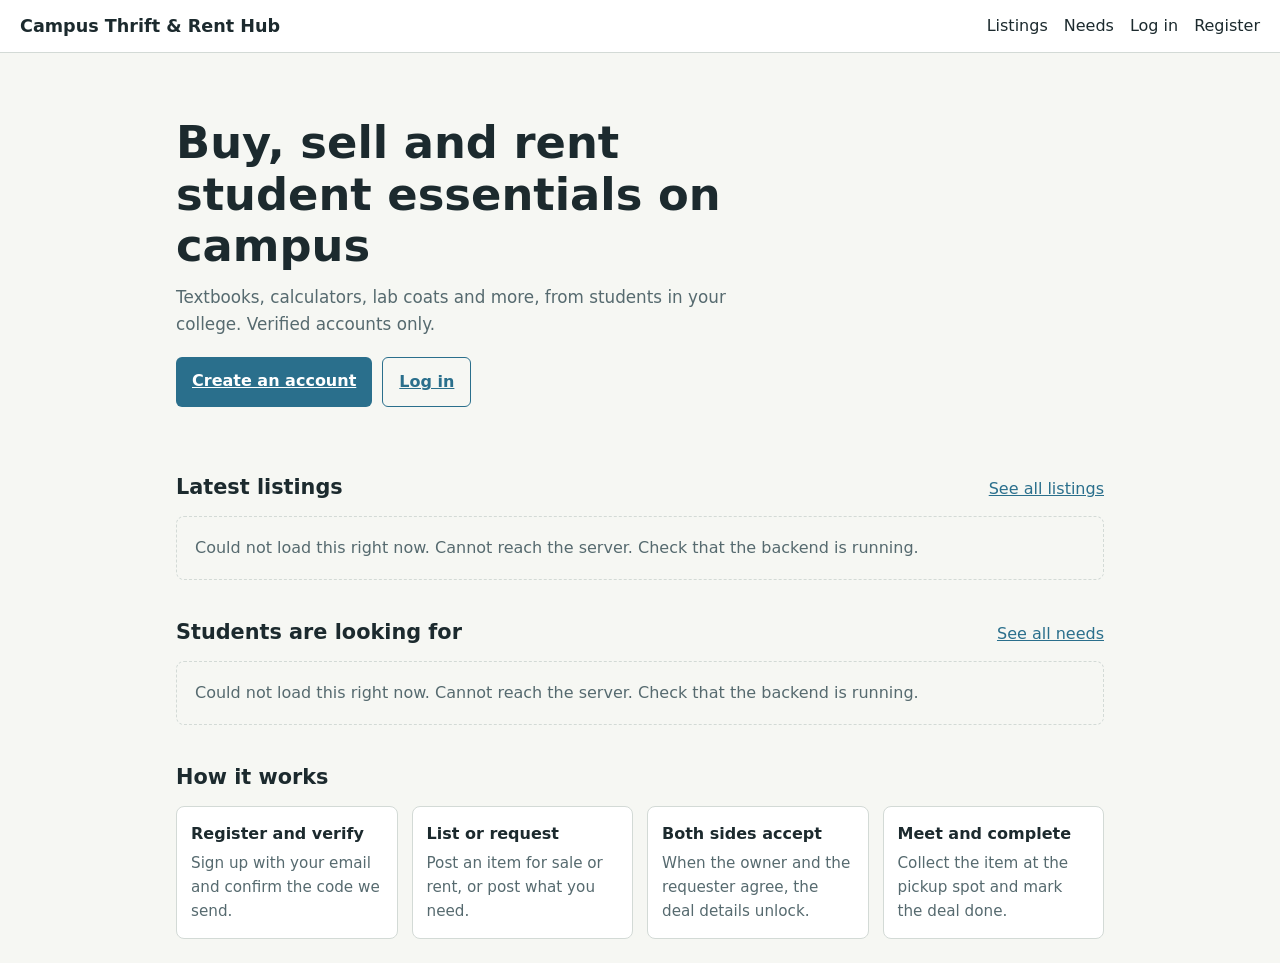
<file: index.html>
<!DOCTYPE html>
<html lang="en">
<head>
<meta charset="utf-8">
<meta name="viewport" content="width=device-width, initial-scale=1">
<title>Campus Thrift &amp; Rent Hub</title>
<link rel="stylesheet" href="css/style.css">
<style>
  .hero{padding:40px 0 28px}
  .hero h1{font-size:clamp(1.9rem,5vw,2.8rem);line-height:1.15;margin:0 0 12px;max-width:18ch}
  .hero p{color:var(--mute);max-width:56ch;margin:0 0 20px;font-size:1.05rem}
  .actions{display:flex;gap:10px;flex-wrap:wrap}
  .actions .btn{width:auto}
  .btn.alt{background:transparent;color:var(--acc);border:1px solid var(--acc)}
  .section-head{display:flex;justify-content:space-between;align-items:baseline;margin:36px 0 12px}
  .section-head h2{margin:0;font-size:1.3rem}
  .cards{display:grid;grid-template-columns:repeat(auto-fill,minmax(210px,1fr));gap:14px}
  .item{background:var(--card);border:1px solid var(--line);border-radius:8px;overflow:hidden;text-decoration:none;color:inherit;display:block}
  .item .pic{height:130px;background:var(--soft);display:flex;align-items:center;justify-content:center;color:var(--mute);font-size:.9rem}
  .item .pic img{width:100%;height:100%;object-fit:cover}
  .item .body{padding:12px}
  .item h3{margin:0 0 4px;font-size:1rem}
  .tag{display:inline-block;font-size:.8rem;background:var(--soft);padding:1px 8px;border-radius:10px;margin-right:6px}
  .price{font-weight:700;margin-top:6px}
  .empty{color:var(--mute);padding:18px;border:1px dashed var(--line);border-radius:8px}
  .steps{display:grid;grid-template-columns:repeat(auto-fit,minmax(200px,1fr));gap:14px;margin-top:12px}
  .steps div{background:var(--card);border:1px solid var(--line);border-radius:8px;padding:14px}
  .steps h3{margin:0 0 4px;font-size:1rem}
  .steps p{margin:0;color:var(--mute);font-size:.95rem}
</style>
</head>
<body>
<nav class="nav" id="nav"></nav>

<main class="container">
  <section class="hero">
    <h1>Buy, sell and rent student essentials on campus</h1>
    <p>Textbooks, calculators, lab coats and more, from students in your college. Verified accounts only.</p>
    <div class="actions" id="hero-actions"></div>
  </section>

  <section>
    <div class="section-head"><h2>Latest listings</h2><a href="listings.html">See all listings</a></div>
    <div class="cards" id="listings"><div class="empty">Loading listings...</div></div>
  </section>

  <section>
    <div class="section-head"><h2>Students are looking for</h2><a href="needs.html">See all needs</a></div>
    <div class="cards" id="needs"><div class="empty">Loading needs...</div></div>
  </section>

  <section>
    <div class="section-head"><h2>How it works</h2></div>
    <div class="steps">
      <div><h3>Register and verify</h3><p>Sign up with your email and confirm the code we send.</p></div>
      <div><h3>List or request</h3><p>Post an item for sale or rent, or post what you need.</p></div>
      <div><h3>Both sides accept</h3><p>When the owner and the requester agree, the deal details unlock.</p></div>
      <div><h3>Meet and complete</h3><p>Collect the item at the pickup spot and mark the deal done.</p></div>
    </div>
  </section>
</main>

<script src="js/common.js"></script>
<script>
renderNav();

// Buttons depend on whether the user is logged in.
const loggedIn = !!localStorage.getItem("token");
document.getElementById("hero-actions").innerHTML = loggedIn
  ? '<a class="btn" href="listings.html">Browse listings</a><a class="btn alt" href="needs.html">See needs</a>'
  : '<a class="btn" href="register.html">Create an account</a><a class="btn alt" href="login.html">Log in</a>';

// Escape text from the server before putting it in the page (blocks injected HTML).
function esc(s) {
  const d = document.createElement("div");
  d.textContent = s == null ? "" : String(s);
  return d.innerHTML;
}

function priceText(l) {
  if (l.type === "rent") return "Rs. " + esc(l.rentRate) + " / day";
  return "Rs. " + esc(l.price);
}

function listingCard(l) {
  const pic = l.imageUrl ? '<img src="' + esc(l.imageUrl) + '" alt="">' : "No photo";
  return '<a class="item" href="listing.html?id=' + encodeURIComponent(l.id) + '">' +
    '<div class="pic">' + pic + '</div><div class="body"><h3>' + esc(l.title) + '</h3>' +
    '<span class="tag">' + (l.type === "rent" ? "Rent" : "Sale") + '</span>' +
    '<span class="tag">' + esc(l.condition) + '</span>' +
    '<div class="price">' + priceText(l) + '</div></div></a>';
}

function needCard(n) {
  return '<a class="item" href="need.html?id=' + encodeURIComponent(n.id) + '"><div class="body">' +
    '<h3>' + esc(n.itemName) + '</h3>' +
    '<span class="tag">' + (n.mode === "rent" ? "Wants to rent" : "Wants to buy") + '</span>' +
    '<div class="price">Budget: Rs. ' + esc(n.budget) + '</div></div></a>';
}

// Fills one section from the backend, with a friendly message if it fails or is empty.
async function load(path, boxId, render, emptyText) {
  const box = document.getElementById(boxId);
  try {
    const list = await api(path);
    box.innerHTML = list.length ? list.map(render).join("") : '<div class="empty">' + emptyText + "</div>";
  } catch (err) {
    box.innerHTML = '<div class="empty">Could not load this right now. ' + esc(err.message) + "</div>";
  }
}

load("/listings?limit=6", "listings", listingCard, "No listings yet. Be the first to post one.");
load("/needs?limit=6", "needs", needCard, "No needs posted yet.");
</script>
</body>
</html>
</file>
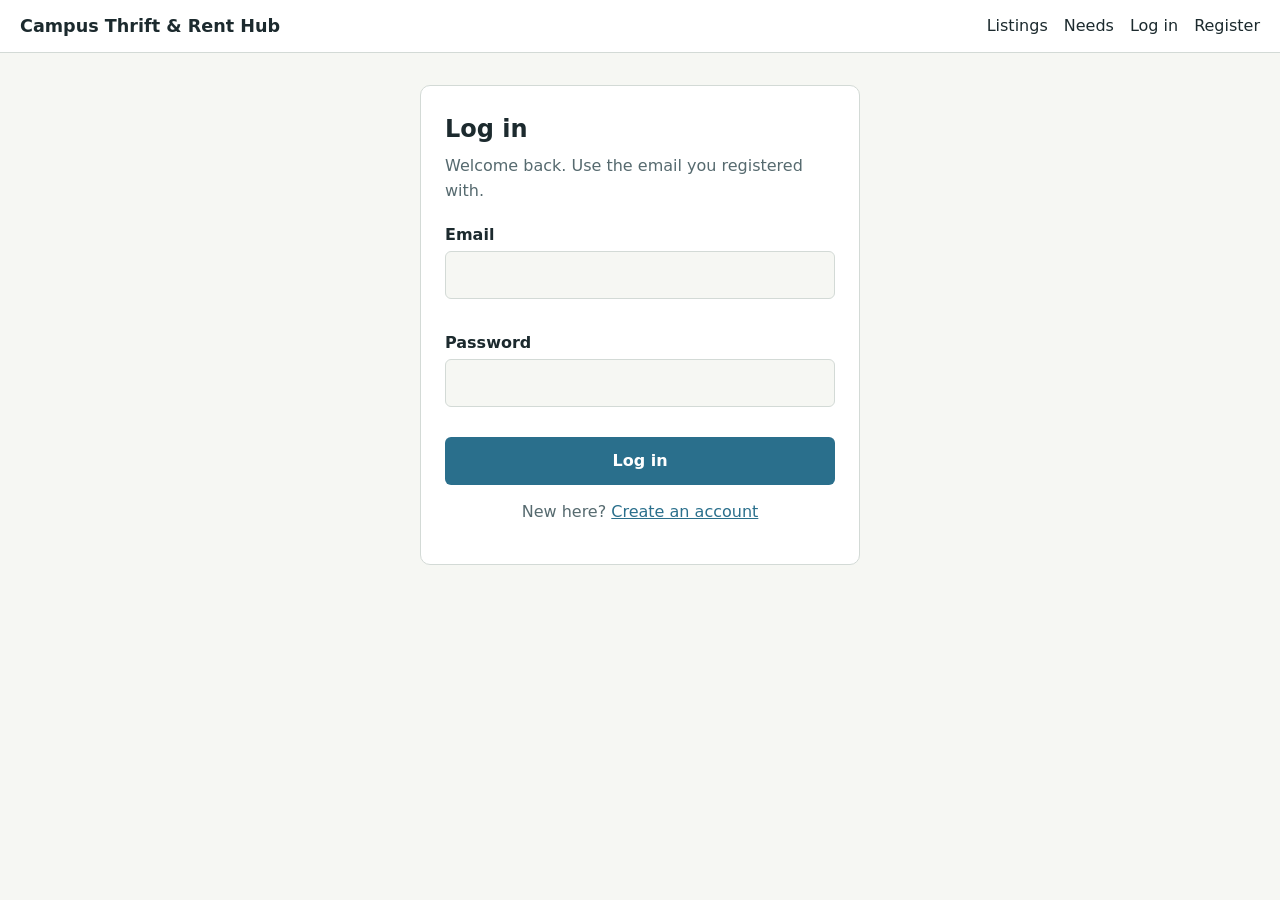
<file: create-listing.html>
<!DOCTYPE html>
<html lang="en">
<head>
<meta charset="utf-8">
<meta name="viewport" content="width=device-width, initial-scale=1">
<title>Post a listing | Campus Thrift &amp; Rent Hub</title>
<link rel="stylesheet" href="css/style.css">
<style>
  .form-card.wide{max-width:560px}
  textarea{width:100%;padding:10px 12px;font:inherit;color:var(--ink);background:var(--bg);border:1px solid var(--line);border-radius:6px;min-height:90px;resize:vertical}
  textarea:focus{outline:2px solid var(--acc);outline-offset:1px}
  .two{display:grid;grid-template-columns:1fr 1fr;gap:12px}
  @media (max-width:480px){.two{grid-template-columns:1fr}}
  #preview{max-width:100%;max-height:180px;margin-top:8px;border-radius:6px;display:none}
  .choice{display:flex;gap:18px}
  .choice label{font-weight:400;display:flex;gap:6px;align-items:center;margin:0}
  .choice input{width:auto}
</style>
</head>
<body>
<nav class="nav" id="nav"></nav>

<main class="form-card wide">
  <h1>Post a listing</h1>
  <p class="sub">Sell an item or offer it for rent.</p>

  <div id="message" class="msg" role="alert"></div>

  <form id="listing-form" novalidate>
    <div class="field">
      <label for="title">Title</label>
      <input id="title" type="text" maxlength="80" required>
      <div class="error" id="title-error"></div>
    </div>

    <div class="field">
      <label>Listing type</label>
      <div class="choice">
        <label><input type="radio" name="type" value="sell" checked> For sale</label>
        <label><input type="radio" name="type" value="rent"> For rent</label>
      </div>
    </div>

    <div class="two">
      <div class="field">
        <label for="category">Category</label>
        <select id="category" required>
          <option value="">Choose one</option>
          <option value="stationery">Stationery &amp; art</option>
          <option value="textbooks">Textbooks &amp; notes</option>
          <option value="electronics">Electronics</option>
          <option value="tools">Engineering tools</option>
          <option value="lab">Lab gear</option>
        </select>
        <div class="error" id="category-error"></div>
      </div>
      <div class="field">
        <label for="condition">Condition</label>
        <select id="condition" required>
          <option value="">Choose one</option>
          <option>New</option>
          <option>Like new</option>
          <option>Good</option>
          <option>Fair</option>
        </select>
        <div class="error" id="condition-error"></div>
      </div>
    </div>

    <div class="field" id="price-field">
      <label for="price">Price (Rs.)</label>
      <input id="price" type="number" min="1" step="1" inputmode="numeric">
      <div class="error" id="price-error"></div>
    </div>
    <div class="field" id="rent-field" style="display:none">
      <label for="rentRate">Rent per day (Rs.)</label>
      <input id="rentRate" type="number" min="1" step="1" inputmode="numeric">
      <div class="error" id="rentRate-error"></div>
    </div>

    <div class="field">
      <label for="pickup">Pickup spot</label>
      <select id="pickup" required>
        <option value="">Choose one</option>
        <option>Library</option>
        <option>Canteen</option>
        <option>Hostel gate</option>
        <option>Department block</option>
        <option>Other (say in description)</option>
      </select>
      <div class="error" id="pickup-error"></div>
    </div>

    <div class="field">
      <label for="description">Description</label>
      <textarea id="description" maxlength="500" placeholder="Edition, size, what is included, any wear..."></textarea>
      <div class="error" id="description-error"></div>
    </div>

    <div class="field">
      <label for="image">Photo</label>
      <input id="image" type="file" accept="image/jpeg,image/png,image/webp">
      <div class="hint">JPG, PNG or WebP. Large photos are shrunk automatically.</div>
      <img id="preview" alt="Preview of the chosen photo">
      <div class="error" id="image-error"></div>
    </div>

    <button class="btn" id="submit" type="submit">Post listing</button>
  </form>
</main>

<script src="js/common.js"></script>
<script>
renderNav();

// Only logged-in users can post.
if (!localStorage.getItem("token")) {
  window.location.href = "login.html";
}

const message = document.getElementById("message");
const form = document.getElementById("listing-form");
const imageInput = document.getElementById("image");
const preview = document.getElementById("preview");
const MAX_BYTES = 2 * 1024 * 1024;

function currentType() {
  return form.elements["type"].value;
}

// Show the price box for sales, the rent box for rentals.
function syncType() {
  const rent = currentType() === "rent";
  document.getElementById("price-field").style.display = rent ? "none" : "block";
  document.getElementById("rent-field").style.display = rent ? "block" : "none";
}
form.querySelectorAll('input[name="type"]').forEach((r) => r.addEventListener("change", syncType));

// Check the photo when chosen, shrink big ones in the browser, and show a preview.
const MAX_ORIGINAL = 10 * 1024 * 1024;
let photoPromise = Promise.resolve(null);

async function shrink(file) {
  try {
    const bmp = await createImageBitmap(file);
    const scale = Math.min(1, 1200 / Math.max(bmp.width, bmp.height));
    if (scale === 1 && file.size <= 400 * 1024 && file.type === "image/jpeg") return file;
    const c = document.createElement("canvas");
    c.width = Math.round(bmp.width * scale);
    c.height = Math.round(bmp.height * scale);
    const ctx = c.getContext("2d");
    ctx.fillStyle = "#ffffff";
    ctx.fillRect(0, 0, c.width, c.height);
    ctx.drawImage(bmp, 0, 0, c.width, c.height);
    return await new Promise((res) => c.toBlob((b) => res(b || file), "image/jpeg", 0.8));
  } catch (e) {
    return file; // browser could not shrink it; the server still checks the size
  }
}

imageInput.addEventListener("change", () => {
  const file = imageInput.files[0];
  setFieldError("image", "");
  preview.style.display = "none";
  photoPromise = Promise.resolve(null);
  if (!file) return;
  if (!["image/jpeg", "image/png", "image/webp"].includes(file.type)) {
    setFieldError("image", "Choose a JPG, PNG or WebP image.");
    imageInput.value = "";
    return;
  }
  if (file.size > MAX_ORIGINAL) {
    setFieldError("image", "That photo is over 10 MB. Choose a smaller one.");
    imageInput.value = "";
    return;
  }
  photoPromise = shrink(file).then((blob) => {
    if (blob.size > MAX_BYTES) {
      setFieldError("image", "That photo is still over 2 MB after shrinking. Choose another.");
      imageInput.value = "";
      return null;
    }
    preview.src = URL.createObjectURL(blob);
    preview.style.display = "block";
    return blob;
  });
});

function validate(v) {
  const e = {};
  if (v.title.length < 3) e.title = "Enter a title of at least 3 characters.";
  if (!v.category) e.category = "Choose a category.";
  if (!v.condition) e.condition = "Choose the condition.";
  if (!v.pickup) e.pickup = "Choose a pickup spot.";
  if (v.type === "sell" && !(Number(v.price) >= 1)) e.price = "Enter a price of at least Rs. 1.";
  if (v.type === "rent" && !(Number(v.rentRate) >= 1)) e.rentRate = "Enter a daily rent of at least Rs. 1.";
  return e;
}

form.addEventListener("submit", async (ev) => {
  ev.preventDefault();
  message.className = "msg";

  const v = {
    title: document.getElementById("title").value.trim(),
    type: currentType(),
    category: document.getElementById("category").value,
    condition: document.getElementById("condition").value,
    price: document.getElementById("price").value,
    rentRate: document.getElementById("rentRate").value,
    pickup: document.getElementById("pickup").value,
    description: document.getElementById("description").value.trim(),
  };

  const errors = validate(v);
  ["title", "category", "condition", "price", "rentRate", "pickup"].forEach((f) =>
    setFieldError(f, errors[f] || "")
  );
  if (Object.keys(errors).length) return;

  // Photo travels with the text, so we send a form instead of JSON.
  const data = new FormData();
  data.append("title", v.title);
  data.append("type", v.type);
  data.append("category", v.category);
  data.append("condition", v.condition);
  data.append("pickupSpot", v.pickup);
  data.append("description", v.description);
  if (v.type === "sell") data.append("price", v.price);
  else data.append("rentRate", v.rentRate);
  const photo = await photoPromise;
  if (photo) data.append("image", photo, "photo.jpg");

  const btn = document.getElementById("submit");
  btn.disabled = true;
  btn.textContent = "Posting...";
  try {
    const res = await fetch(API_BASE + "/listings", {
      method: "POST",
      headers: { Authorization: "Bearer " + localStorage.getItem("token") },
      body: data,
    });
    const body = await res.json().catch(() => ({}));
    if (res.status === 401) {
      localStorage.removeItem("token");
      window.location.href = "login.html";
      return;
    }
    if (!res.ok) {
      const err = new Error(body.message || "Could not post the listing.");
      err.code = body.code;
      throw err;
    }
    // Expected reply: { id: ... }
    window.location.href = "listing.html?id=" + encodeURIComponent(body.id);
  } catch (err) {
    if (err.code === "UNVERIFIED") {
      const user = JSON.parse(localStorage.getItem("user") || "{}");
      showMessage(message, "Verify your email before posting.", "error");
      message.innerHTML += ' <a href="verify.html?email=' + encodeURIComponent(user.email || "") + '">Verify now</a>';
    } else {
      showMessage(message, err.message === "Failed to fetch"
        ? "Cannot reach the server. Check that the backend is running." : err.message, "error");
    }
    btn.disabled = false;
    btn.textContent = "Post listing";
  }
});
</script>
</body>
</html>
</file>
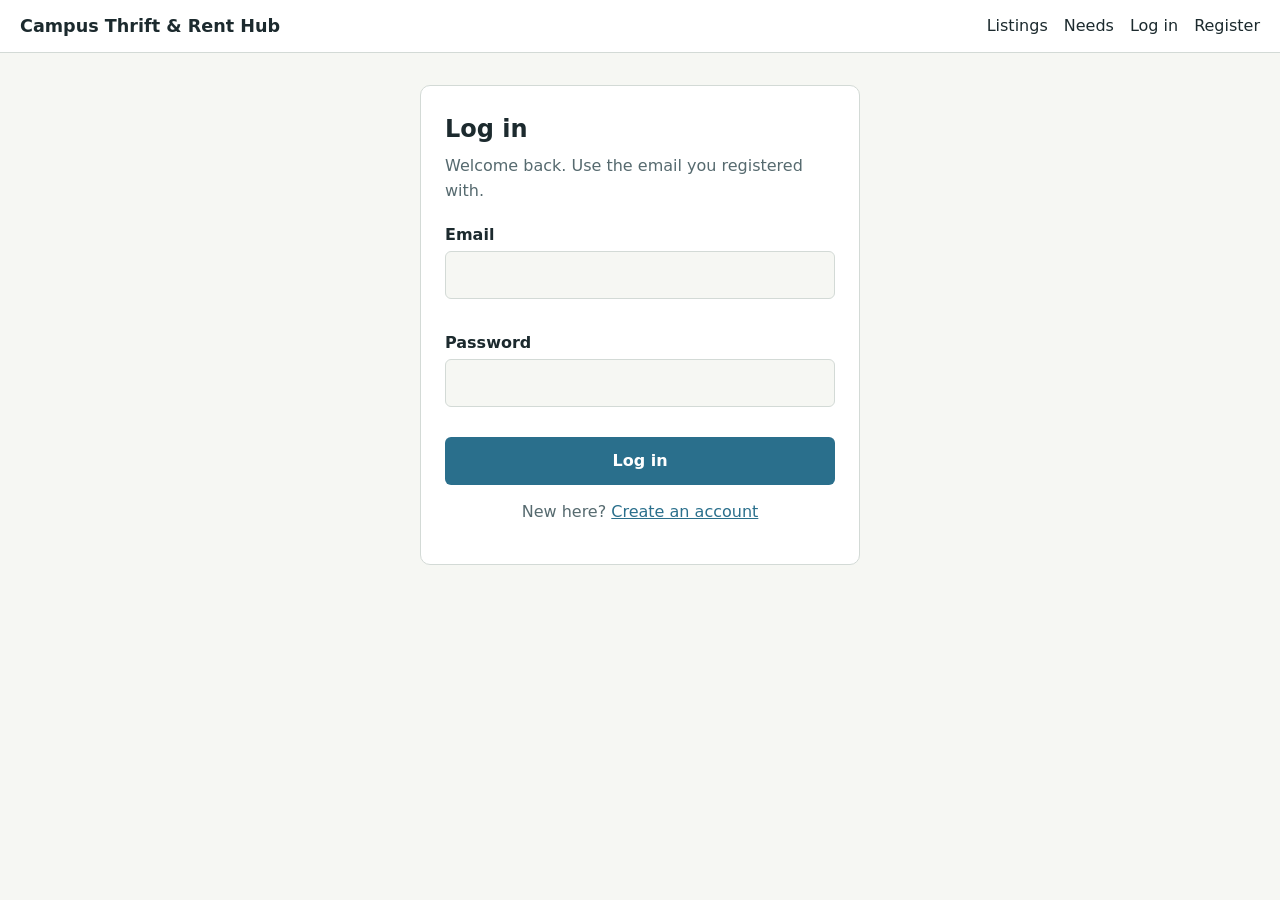
<file: create-need.html>
<!DOCTYPE html>
<html lang="en">
<head>
<meta charset="utf-8">
<meta name="viewport" content="width=device-width, initial-scale=1">
<title>Post a need | Campus Thrift &amp; Rent Hub</title>
<link rel="stylesheet" href="css/style.css">
</head>
<body>
<nav class="nav" id="nav"></nav>
<main class="form-card">
  <h1>Post a need</h1>
  <p class="sub">Tell students what you are looking for.</p>
  <div id="message" class="msg" role="alert"></div>
  <form id="need-form" novalidate>
    <div class="field"><label for="itemName">What do you need?</label><input id="itemName" type="text" maxlength="80"><div class="error" id="itemName-error"></div></div>
    <div class="field"><label>I want to</label>
      <div class="choice"><label><input type="radio" name="mode" value="buy" checked> Buy</label><label><input type="radio" name="mode" value="rent"> Rent</label></div></div>
    <div class="field"><label for="category">Category</label>
      <select id="category"><option value="">Choose one</option><option value="stationery">Stationery &amp; art</option><option value="textbooks">Textbooks &amp; notes</option><option value="electronics">Electronics</option><option value="tools">Engineering tools</option><option value="lab">Lab gear</option></select>
      <div class="error" id="category-error"></div></div>
    <div class="two">
      <div class="field"><label for="budget" id="budget-label">Budget (Rs.)</label><input id="budget" type="number" min="1" step="1" inputmode="numeric"><div class="error" id="budget-error"></div></div>
      <div class="field" id="days-field" style="display:none"><label for="days">For how many days</label><input id="days" type="number" min="1" step="1" inputmode="numeric"><div class="error" id="days-error"></div></div>
    </div>
    <div class="field"><label for="description">Details (optional)</label><textarea id="description" maxlength="500" placeholder="Edition, size, when you need it..."></textarea></div>
    <button class="btn" id="submit" type="submit">Post need</button>
  </form>
</main>
<script src="js/common.js"></script>
<script>
renderNav();
requireLogin();
const form = document.getElementById("need-form"), message = document.getElementById("message");
const mode = () => form.elements["mode"].value;
form.querySelectorAll('input[name="mode"]').forEach(r => r.addEventListener("change", () => {
  const rent = mode() === "rent";
  document.getElementById("days-field").style.display = rent ? "block" : "none";
  document.getElementById("budget-label").textContent = rent ? "Budget per day (Rs.)" : "Budget (Rs.)";
}));
form.addEventListener("submit", async (e) => {
  e.preventDefault(); message.className = "msg";
  const v = { itemName: document.getElementById("itemName").value.trim(), mode: mode(), category: document.getElementById("category").value,
    budget: Number(document.getElementById("budget").value), durationDays: Number(document.getElementById("days").value),
    description: document.getElementById("description").value.trim() };
  const er = {};
  if (v.itemName.length < 3) er.itemName = "Enter at least 3 characters.";
  if (!v.category) er.category = "Choose a category.";
  if (!(v.budget >= 1)) er.budget = "Enter a budget of at least Rs. 1.";
  if (v.mode === "rent" && !(v.durationDays >= 1)) er.days = "Enter the number of days.";
  ["itemName", "category", "budget", "days"].forEach(f => setFieldError(f, er[f] || ""));
  if (Object.keys(er).length) return;
  if (v.mode === "buy") delete v.durationDays;
  const btn = document.getElementById("submit"); btn.disabled = true; btn.textContent = "Posting...";
  try {
    const r = await api("/needs", "POST", v);
    window.location.href = "need.html?id=" + encodeURIComponent(r.id);
  } catch (err) {
    if (handleExpired(err)) return;
    if (err.code === "UNVERIFIED") {
      const u = JSON.parse(localStorage.getItem("user") || "{}");
      showMessage(message, "Verify your email before posting.", "error");
      message.innerHTML += ' <a href="verify.html?email=' + encodeURIComponent(u.email || "") + '">Verify now</a>';
    } else showMessage(message, err.message, "error");
    btn.disabled = false; btn.textContent = "Post need";
  }
});
</script>
</body>
</html>
</file>
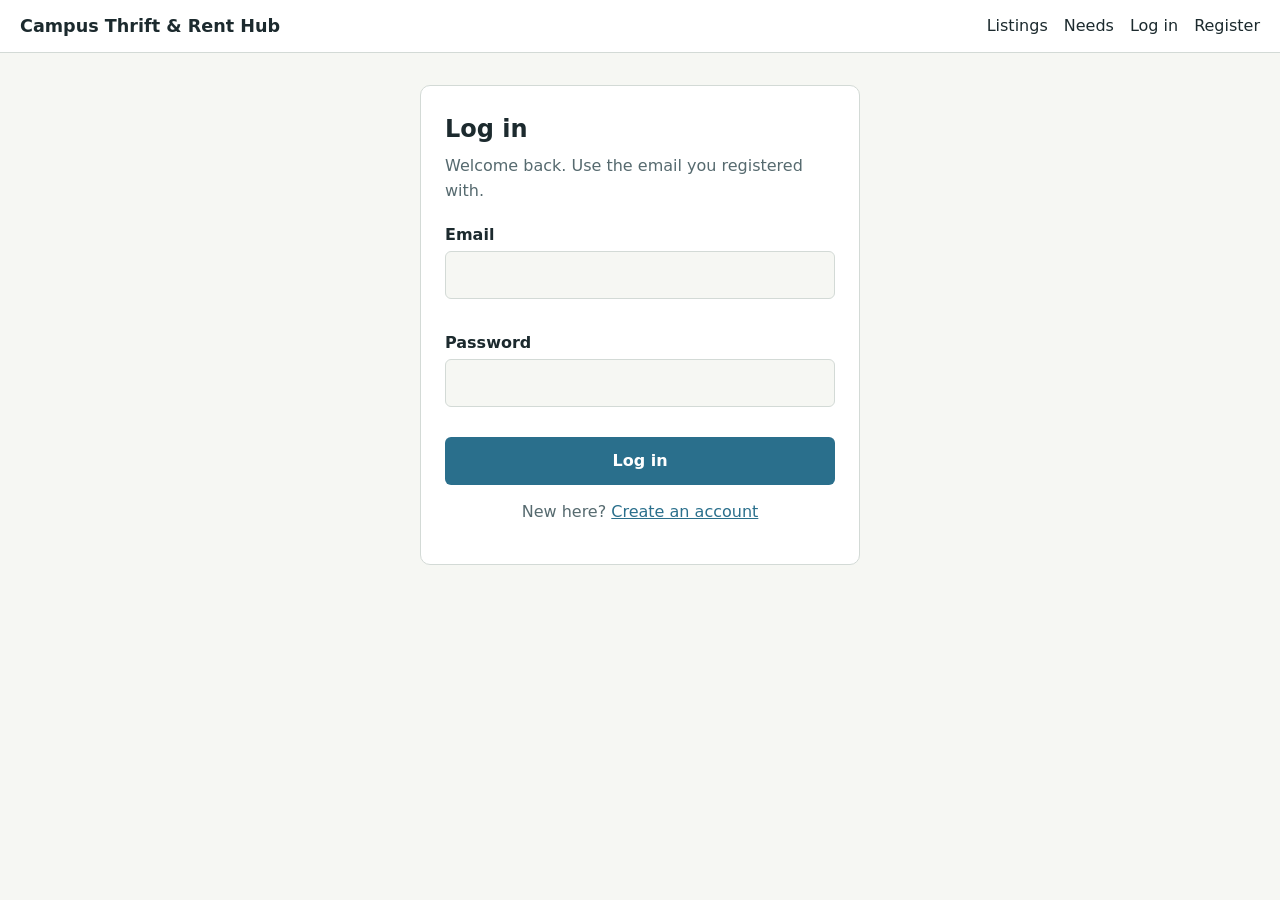
<file: dashboard.html>
<!DOCTYPE html>
<html lang="en">
<head>
<meta charset="utf-8">
<meta name="viewport" content="width=device-width, initial-scale=1">
<title>My account | Campus Thrift &amp; Rent Hub</title>
<link rel="stylesheet" href="css/style.css">
</head>
<body>
<nav class="nav" id="nav"></nav>
<main class="container" style="max-width:760px">
  <div class="page-head"><h1>My account</h1><button class="btn small danger" id="logout">Log out</button></div>
  <div class="panel"><h2>Profile</h2><div id="profile">Loading...</div></div>
  <div class="panel"><h2>My listings</h2><div class="rows" id="my-listings">Loading...</div>
    <div class="btns"><a class="btn small" href="create-listing.html">Post a listing</a></div></div>
  <div class="panel"><h2>My needs</h2><div class="rows" id="my-needs">Loading...</div>
    <div class="btns"><a class="btn small" href="create-need.html">Post a need</a></div></div>
  <div class="panel"><h2>Requests and deals</h2><p>Accept offers, confirm deals and see contact details once both sides agree.</p>
    <a class="btn small" href="my-requests.html">Open My requests</a></div>
</main>
<script src="js/common.js"></script>
<script>
renderNav();
requireLogin();
document.getElementById("logout").addEventListener("click", logout);
function fill(id, list, render, empty) {
  document.getElementById(id).innerHTML = list.length ? list.map(render).join("") : '<div class="empty">' + empty + '</div>';
}
function row(page, x, title) {
  return '<div class="row-card"><h3><a href="' + page + '?id=' + encodeURIComponent(x.id) + '">' + esc(title) + '</a></h3><span class="badge">' + esc(x.status) + '</span></div>';
}
async function section(path, boxId, fn) {
  try { fn(await api(path)); }
  catch (err) { if (handleExpired(err)) return; document.getElementById(boxId).textContent = "Could not load this. " + err.message; }
}
if (localStorage.getItem("token")) {
  section("/me", "profile", p => {
    document.getElementById("profile").innerHTML = '<dl class="facts"><dt>Name</dt><dd>' + esc(p.name) + '</dd><dt>Email</dt><dd>' + esc(p.email) +
      '</dd><dt>Phone</dt><dd>' + esc(p.phone) + '</dd><dt>Hostel / dept</dt><dd>' + esc(p.hostel) + '</dd></dl>';
  });
  section("/me/listings", "my-listings", l => fill("my-listings", l, x => row("listing.html", x, x.title), "You have not posted any listings."));
  section("/me/needs", "my-needs", l => fill("my-needs", l, x => row("need.html", x, x.itemName), "You have not posted any needs."));
}
</script>
</body>
</html>
</file>
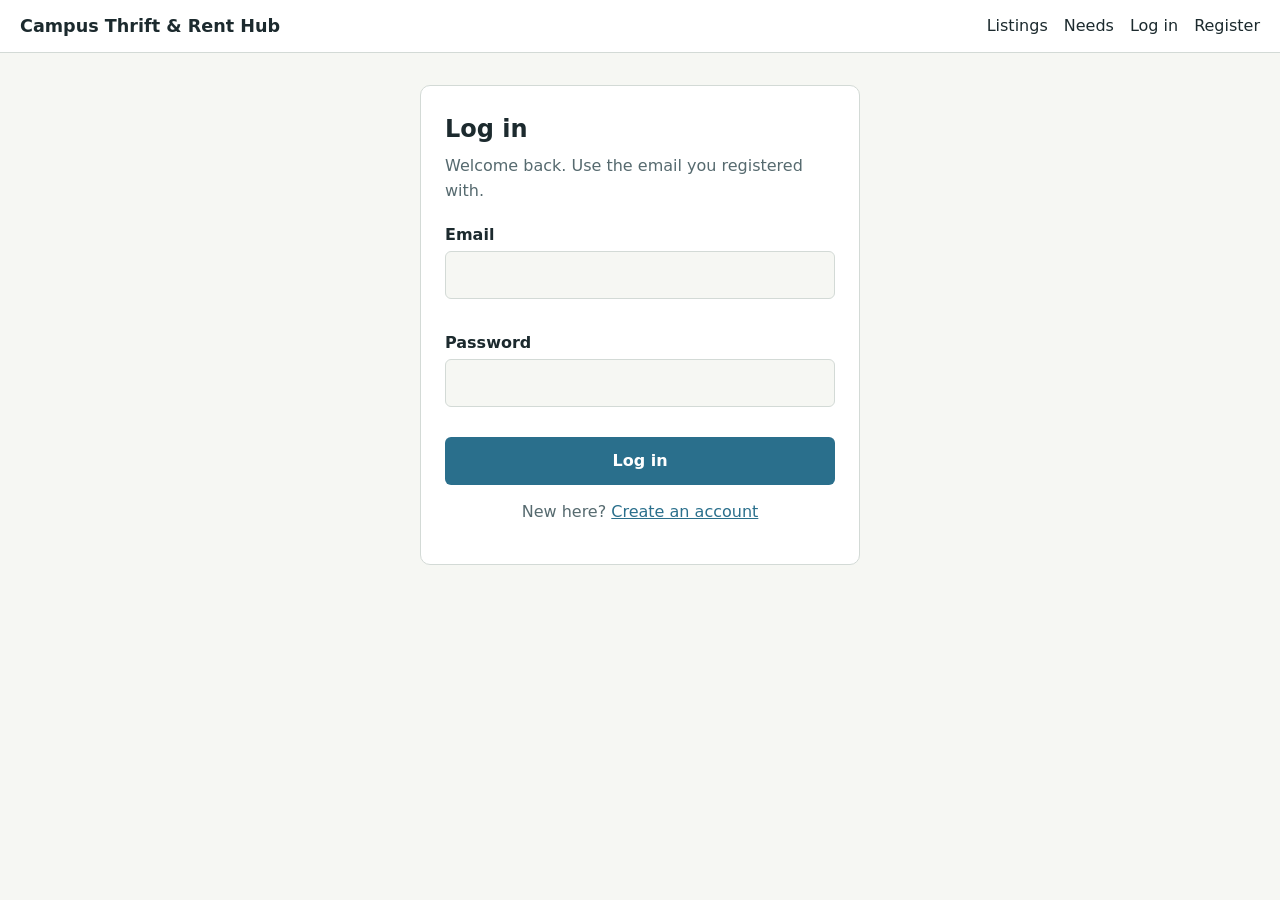
<file: deal.html>
<!DOCTYPE html>
<html lang="en">
<head>
<meta charset="utf-8">
<meta name="viewport" content="width=device-width, initial-scale=1">
<title>Deal details | Campus Thrift &amp; Rent Hub</title>
<link rel="stylesheet" href="css/style.css">
</head>
<body>
<nav class="nav" id="nav"></nav>
<main class="container" style="max-width:640px">
  <p><a href="my-requests.html">Back to my requests</a></p>
  <div id="msg" class="msg" role="alert"></div>
  <div id="page"><div class="empty">Loading...</div></div>
</main>
<script src="js/common.js"></script>
<script>
renderNav();
requireLogin();
const id = new URLSearchParams(window.location.search).get("id"), page = document.getElementById("page"), msg = document.getElementById("msg");
function person(title, p) {
  p = p || {};
  return '<div class="panel"><h2>' + title + '</h2><dl class="facts"><dt>Name</dt><dd>' + esc(p.name) + '</dd><dt>Phone</dt><dd>' + esc(p.phone) +
    '</dd><dt>Email</dt><dd>' + esc(p.email) + '</dd><dt>Hostel / dept</dt><dd>' + esc(p.hostel) + '</dd></dl></div>';
}
function render(d) {
  const done = d.status === "completed";
  const dates = d.startDate ? '<dt>Rental dates</dt><dd>' + esc(d.startDate) + ' to ' + esc(d.endDate) + '</dd>' : '';
  page.innerHTML = '<h1 style="margin:0 0 8px">' + esc(d.title) + '</h1><span class="badge ' + esc(d.status) + '">' + (done ? "Completed" : "Confirmed") + '</span>' +
    '<div class="panel" style="margin-top:14px"><h2>Agreed terms</h2><dl class="facts"><dt>Type</dt><dd>' + (d.type === "rent" ? "Rental" : "Purchase") + '</dd>' +
    '<dt>Agreed price</dt><dd>Rs. ' + esc(d.agreedPrice) + '</dd>' + dates + '<dt>Pickup spot</dt><dd>' + esc(d.pickupSpot) + '</dd></dl></div>' +
    person("Your details", d.you) + person("Other person", d.other) +
    ((d.actions || []).includes("complete") ? '<button class="btn" id="done">Mark as completed</button>' :
      done ? '<div class="notice">This deal is complete.</div>' : '<div class="notice">You have marked this complete. Waiting for the other person.</div>');
  const b = document.getElementById("done");
  if (b) b.addEventListener("click", async () => {
    b.disabled = true; msg.className = "msg";
    try { await api("/requests/" + encodeURIComponent(id) + "/complete", "POST"); load(); }
    catch (err) { if (handleExpired(err)) return; showMessage(msg, err.message, "error"); b.disabled = false; }
  });
}
async function load() {
  if (!id) { page.innerHTML = '<div class="empty">No deal selected.</div>'; return; }
  try { render(await api("/requests/" + encodeURIComponent(id) + "/deal")); }
  catch (err) {
    if (handleExpired(err)) return;
    page.innerHTML = '<div class="empty">' + (err.status === 403 ? "Deal details unlock when both people have accepted. Check My requests for the current status." : "Could not load this deal. " + esc(err.message)) + '</div>';
  }
}
if (localStorage.getItem("token")) load();
</script>
</body>
</html>
</file>
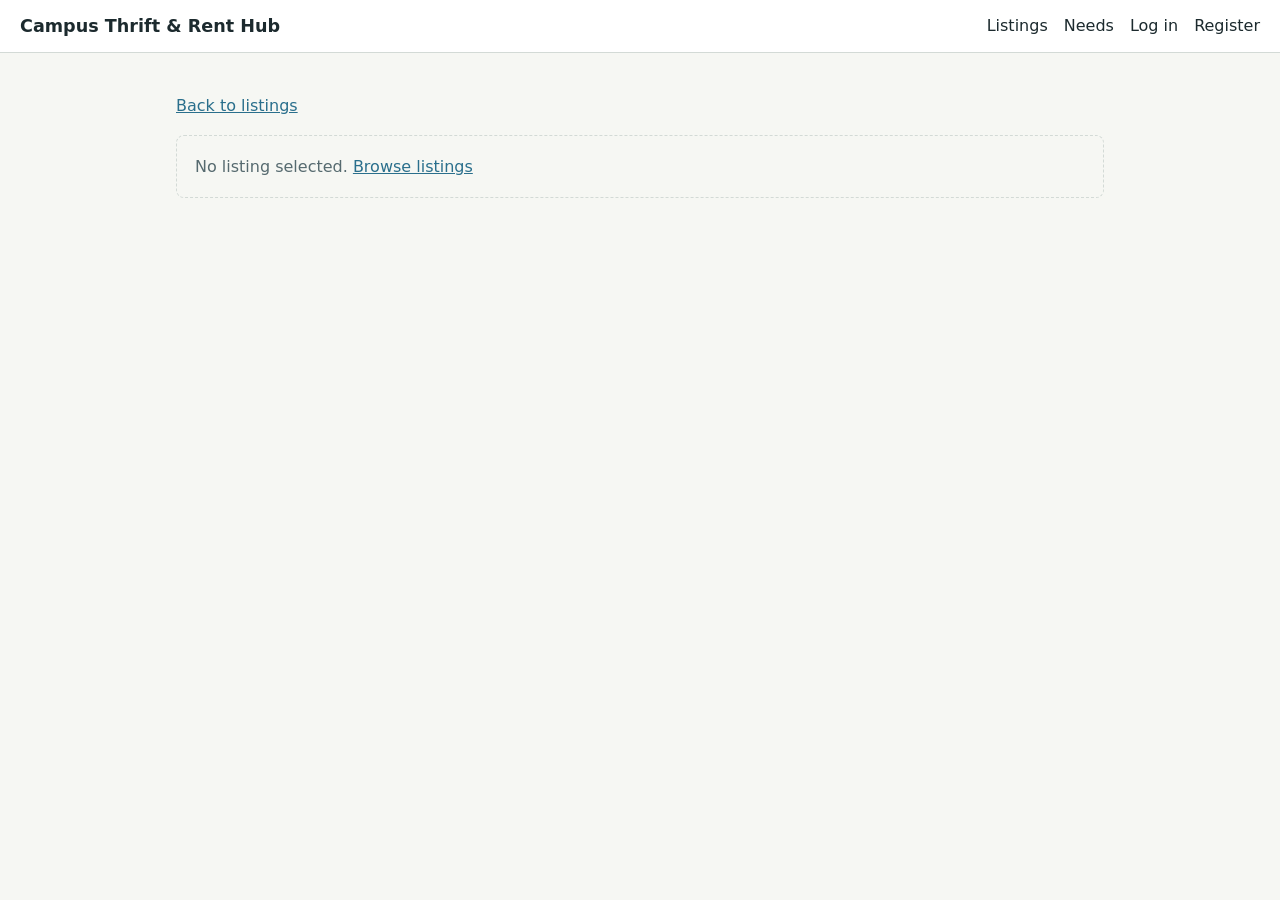
<file: listing.html>
<!DOCTYPE html>
<html lang="en">
<head>
<meta charset="utf-8">
<meta name="viewport" content="width=device-width, initial-scale=1">
<title>Listing | Campus Thrift &amp; Rent Hub</title>
<link rel="stylesheet" href="css/style.css">
<style>
  .detail{display:grid;grid-template-columns:minmax(0,1fr) minmax(0,1fr);gap:24px;align-items:start}
  @media (max-width:720px){.detail{grid-template-columns:1fr}}
  .photo{background:var(--soft);border-radius:10px;min-height:260px;display:flex;align-items:center;justify-content:center;color:var(--mute);overflow:hidden}
  .photo img{width:100%;display:block}
  .info h1{margin:0 0 8px;font-size:1.6rem}
  .big-price{font-size:1.5rem;font-weight:700;margin:8px 0 12px}
  .facts{display:grid;grid-template-columns:auto 1fr;gap:6px 14px;margin:12px 0;padding:12px 0;border-top:1px solid var(--line);border-bottom:1px solid var(--line)}
  .facts dt{color:var(--mute)}
  .facts dd{margin:0}
  .desc{white-space:pre-wrap}
  .req{margin-top:20px;background:var(--card);border:1px solid var(--line);border-radius:10px;padding:16px}
  .req h2{margin:0 0 10px;font-size:1.1rem}
  textarea{width:100%;padding:10px 12px;font:inherit;color:var(--ink);background:var(--bg);border:1px solid var(--line);border-radius:6px;min-height:70px;resize:vertical}
  textarea:focus{outline:2px solid var(--acc);outline-offset:1px}
  .two{display:grid;grid-template-columns:1fr 1fr;gap:12px}
  .total{font-weight:600;margin:0 0 12px}
  .notice{padding:12px;border-radius:6px;background:var(--soft);color:var(--ink)}
</style>
</head>
<body>
<nav class="nav" id="nav"></nav>

<main class="container">
  <p><a href="listings.html">Back to listings</a></p>
  <div id="page"><div class="empty">Loading listing...</div></div>
</main>

<script src="js/common.js"></script>
<script>
renderNav();

const CATEGORY_NAMES = {
  stationery: "Stationery & art", textbooks: "Textbooks & notes", electronics: "Electronics",
  tools: "Engineering tools", lab: "Lab gear",
};

function esc(s) {
  const d = document.createElement("div");
  d.textContent = s == null ? "" : String(s);
  return d.innerHTML;
}

const id = new URLSearchParams(window.location.search).get("id");
const page = document.getElementById("page");
let listing = null;

function render(l) {
  const isRent = l.type === "rent";
  const priceLine = isRent ? "Rs. " + esc(l.rentRate) + " per day" : "Rs. " + esc(l.price);
  const pic = l.imageUrl ? '<img src="' + esc(l.imageUrl) + '" alt="' + esc(l.title) + '">' : "No photo";
  const seller = l.seller || {};

  page.innerHTML =
    '<div class="detail">' +
      '<div class="photo">' + pic + "</div>" +
      '<div class="info">' +
        "<h1>" + esc(l.title) + "</h1>" +
        '<span class="tag">' + (isRent ? "For rent" : "For sale") + "</span>" +
        '<span class="tag">' + esc(l.condition) + "</span>" +
        '<div class="big-price">' + priceLine + "</div>" +
        '<dl class="facts">' +
          "<dt>Category</dt><dd>" + esc(CATEGORY_NAMES[l.category] || l.category) + "</dd>" +
          "<dt>Pickup spot</dt><dd>" + esc(l.pickupSpot) + "</dd>" +
          "<dt>Seller</dt><dd>" + esc(seller.name) + (seller.hostel ? ", " + esc(seller.hostel) : "") + "</dd>" +
        "</dl>" +
        (l.description ? '<p class="desc">' + esc(l.description) + "</p>" : "") +
        '<div id="request-area"></div>' +
      "</div>" +
    "</div>";

  renderRequestArea(l);
}

function renderRequestArea(l) {
  const area = document.getElementById("request-area");
  const isRent = l.type === "rent";

  if (l.isOwner) {
    area.innerHTML = '<div class="notice">This is your listing. Requests appear under My requests.</div>';
    return;
  }
  if (l.status && l.status !== "available") {
    area.innerHTML = '<div class="notice">This item is no longer available.</div>';
    return;
  }
  if (!localStorage.getItem("token")) {
    area.innerHTML = '<a class="btn inline" href="login.html">Log in to send a request</a>';
    return;
  }

  const today = new Date().toISOString().slice(0, 10);
  area.innerHTML =
    '<div class="req"><h2>' + (isRent ? "Request to rent" : "Request to buy") + "</h2>" +
    '<div id="req-message" class="msg" role="alert"></div>' +
    '<form id="req-form" novalidate>' +
    (isRent
      ? '<div class="two"><div class="field"><label for="start">From</label><input id="start" type="date" min="' + today + '"><div class="error" id="start-error"></div></div>' +
        '<div class="field"><label for="end">To</label><input id="end" type="date" min="' + today + '"><div class="error" id="end-error"></div></div></div>' +
        '<p class="total" id="total"></p>'
      : '<div class="field"><label for="offer">Your offer (Rs.)</label><input id="offer" type="number" min="1" step="1" inputmode="numeric" value="' + esc(l.price) + '"><div class="error" id="offer-error"></div></div>') +
    '<div class="field"><label for="note">Message to the seller (optional)</label><textarea id="note" maxlength="300"></textarea></div>' +
    '<button class="btn" id="req-submit" type="submit">Send request</button></form></div>';

  const form = document.getElementById("req-form");
  if (isRent) {
    const update = () => {
      const s = document.getElementById("start").value, e = document.getElementById("end").value;
      const total = document.getElementById("total");
      if (s && e && e >= s) {
        const days = Math.round((new Date(e) - new Date(s)) / 86400000) + 1;
        total.textContent = days + (days === 1 ? " day" : " days") + ", total Rs. " + days * Number(l.rentRate);
      } else total.textContent = "";
    };
    document.getElementById("start").addEventListener("change", update);
    document.getElementById("end").addEventListener("change", update);
  }
  form.addEventListener("submit", (ev) => { ev.preventDefault(); sendRequest(l); });
}

async function sendRequest(l) {
  const isRent = l.type === "rent";
  const msg = document.getElementById("req-message");
  msg.className = "msg";
  const body = { listingId: l.id, message: document.getElementById("note").value.trim() };

  if (isRent) {
    const s = document.getElementById("start").value, e = document.getElementById("end").value;
    setFieldError("start", s ? "" : "Choose a start date.");
    setFieldError("end", !e ? "Choose an end date." : e < s ? "End date must be on or after the start date." : "");
    if (!s || !e || e < s) return;
    body.startDate = s;
    body.endDate = e;
  } else {
    const offer = Number(document.getElementById("offer").value);
    setFieldError("offer", offer >= 1 ? "" : "Enter an offer of at least Rs. 1.");
    if (!(offer >= 1)) return;
    body.offeredPrice = offer;
  }

  const btn = document.getElementById("req-submit");
  btn.disabled = true;
  btn.textContent = "Sending...";
  try {
    await api("/requests", "POST", body);
    document.getElementById("req-form").style.display = "none";
    showMessage(msg, "Request sent. You will see the seller's answer under My requests.", "ok");
    msg.innerHTML += ' <a href="my-requests.html">View my requests</a>';
  } catch (err) {
    if (err.status === 401) {
      localStorage.removeItem("token");
      window.location.href = "login.html";
      return;
    }
    if (err.code === "UNVERIFIED") {
      const user = JSON.parse(localStorage.getItem("user") || "{}");
      showMessage(msg, "Verify your email before sending requests.", "error");
      msg.innerHTML += ' <a href="verify.html?email=' + encodeURIComponent(user.email || "") + '">Verify now</a>';
    } else {
      showMessage(msg, err.message, "error");
    }
    btn.disabled = false;
    btn.textContent = "Send request";
  }
}

async function load() {
  if (!id) {
    page.innerHTML = '<div class="empty">No listing selected. <a href="listings.html">Browse listings</a></div>';
    return;
  }
  try {
    listing = await api("/listings/" + encodeURIComponent(id));
    document.title = listing.title + " | Campus Thrift & Rent Hub";
    render(listing);
  } catch (err) {
    page.innerHTML = '<div class="empty">' + (err.status === 404 ? "This listing was not found." : "Could not load this listing. " + esc(err.message)) + "</div>";
  }
}
load();
</script>
</body>
</html>
</file>
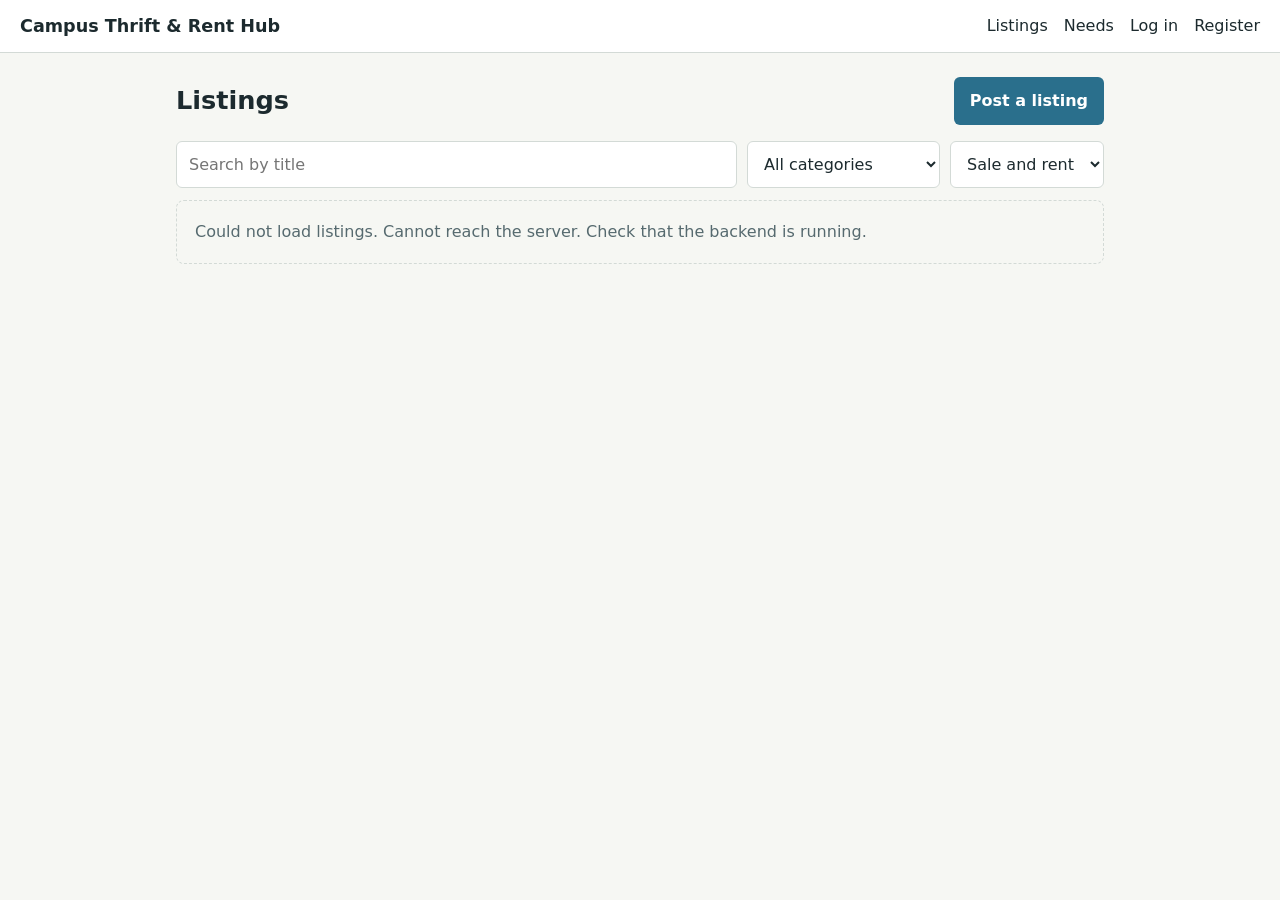
<file: listings.html>
<!DOCTYPE html>
<html lang="en">
<head>
<meta charset="utf-8">
<meta name="viewport" content="width=device-width, initial-scale=1">
<title>Listings | Campus Thrift &amp; Rent Hub</title>
<link rel="stylesheet" href="css/style.css">
</head>
<body>
<nav class="nav" id="nav"></nav>

<main class="container">
  <div class="page-head">
    <h1>Listings</h1>
    <a class="btn inline" id="post-btn" href="create-listing.html">Post a listing</a>
  </div>

  <div class="filters">
    <input id="search" type="search" placeholder="Search by title" aria-label="Search listings">
    <select id="category" aria-label="Category">
      <option value="">All categories</option>
      <option value="stationery">Stationery &amp; art</option>
      <option value="textbooks">Textbooks &amp; notes</option>
      <option value="electronics">Electronics</option>
      <option value="tools">Engineering tools</option>
      <option value="lab">Lab gear</option>
    </select>
    <select id="type" aria-label="Sale or rent">
      <option value="">Sale and rent</option>
      <option value="sell">For sale</option>
      <option value="rent">For rent</option>
    </select>
  </div>

  <p class="count" id="count" aria-live="polite"></p>
  <div class="cards" id="results"><div class="empty">Loading listings...</div></div>
</main>

<script src="js/common.js"></script>
<script>
renderNav();

// Posting needs a login. Send visitors to Login first.
if (!localStorage.getItem("token")) {
  document.getElementById("post-btn").href = "login.html";
}

// Escape text from the server before putting it in the page.
function esc(s) {
  const d = document.createElement("div");
  d.textContent = s == null ? "" : String(s);
  return d.innerHTML;
}

function card(l) {
  const isRent = l.type === "rent";
  const pic = l.imageUrl ? '<img src="' + esc(l.imageUrl) + '" alt="">' : "No photo";
  const price = isRent ? "Rs. " + esc(l.rentRate) + " / day" : "Rs. " + esc(l.price);
  return '<a class="item" href="listing.html?id=' + encodeURIComponent(l.id) + '">' +
    '<div class="pic">' + pic + '</div><div class="body"><h3>' + esc(l.title) + '</h3>' +
    '<span class="tag">' + (isRent ? "Rent" : "Sale") + '</span>' +
    '<span class="tag">' + esc(l.condition) + '</span>' +
    '<div class="price">' + price + '</div></div></a>';
}

const results = document.getElementById("results");
const count = document.getElementById("count");
const searchBox = document.getElementById("search");
const categoryBox = document.getElementById("category");
const typeBox = document.getElementById("type");
let latest = 0; // ignore slow replies that arrive after a newer search

async function loadListings() {
  const id = ++latest;
  const params = new URLSearchParams();
  if (searchBox.value.trim()) params.set("search", searchBox.value.trim());
  if (categoryBox.value) params.set("category", categoryBox.value);
  if (typeBox.value) params.set("type", typeBox.value);

  results.innerHTML = '<div class="empty">Loading listings...</div>';
  try {
    const list = await api("/listings?" + params.toString());
    if (id !== latest) return;
    count.textContent = list.length + (list.length === 1 ? " listing found" : " listings found");
    results.innerHTML = list.length
      ? list.map(card).join("")
      : '<div class="empty">No listings match. Try a different search, or clear the filters.</div>';
  } catch (err) {
    if (id !== latest) return;
    count.textContent = "";
    results.innerHTML = '<div class="empty">Could not load listings. ' + esc(err.message) + "</div>";
  }
}

// Search waits until typing pauses; the dropdowns search at once.
let timer = null;
searchBox.addEventListener("input", () => {
  clearTimeout(timer);
  timer = setTimeout(loadListings, 400);
});
categoryBox.addEventListener("change", loadListings);
typeBox.addEventListener("change", loadListings);

loadListings();
</script>
</body>
</html>
</file>
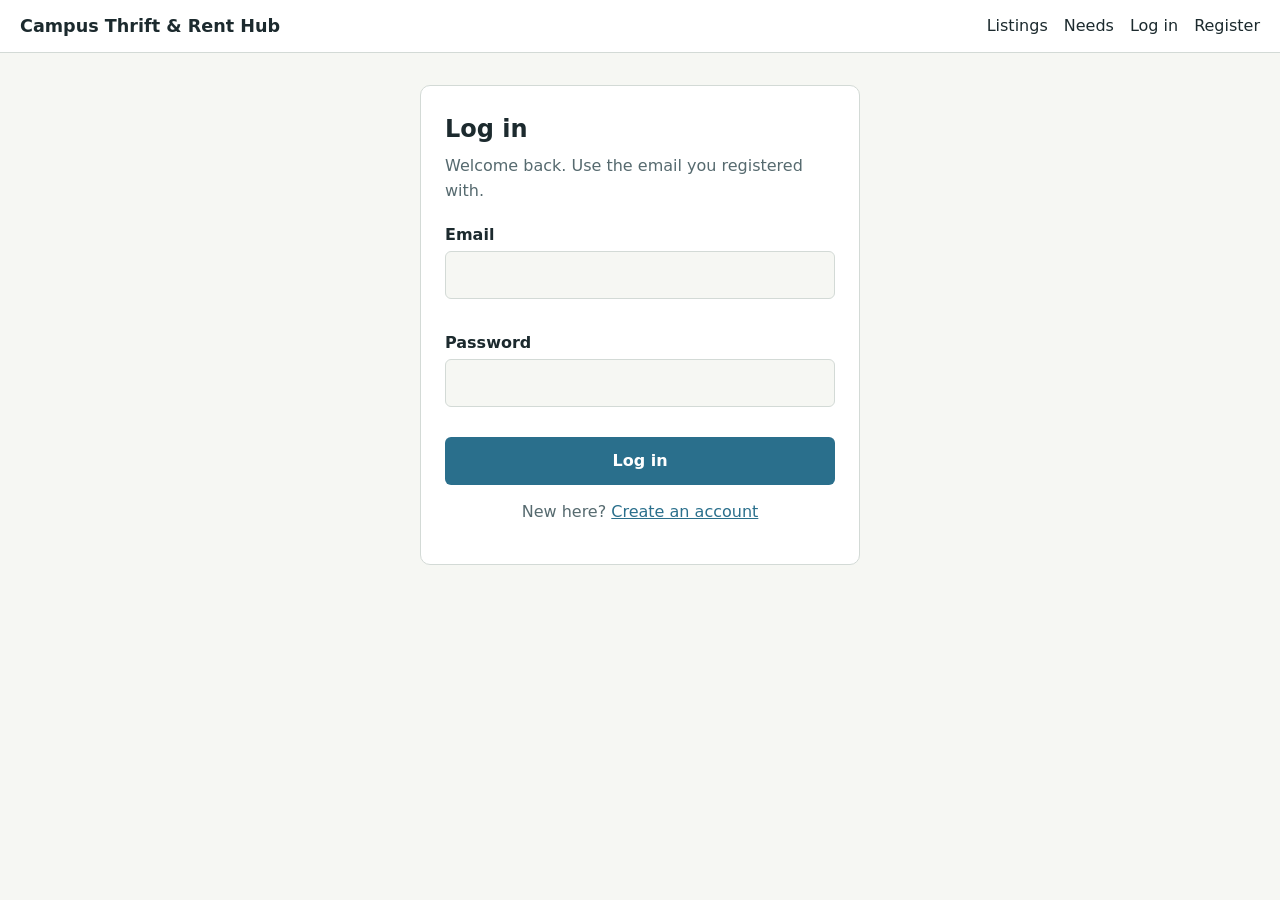
<file: login.html>
<!DOCTYPE html>
<html lang="en">
<head>
<meta charset="utf-8">
<meta name="viewport" content="width=device-width, initial-scale=1">
<title>Log in | Campus Thrift &amp; Rent Hub</title>
<link rel="stylesheet" href="css/style.css">
</head>
<body>
<nav class="nav" id="nav"></nav>

<main class="form-card">
  <h1>Log in</h1>
  <p class="sub">Welcome back. Use the email you registered with.</p>

  <div id="message" class="msg" role="alert"></div>

  <form id="login-form" novalidate>
    <div class="field">
      <label for="email">Email</label>
      <input id="email" type="email" autocomplete="email" required>
      <div class="error" id="email-error"></div>
    </div>
    <div class="field">
      <label for="password">Password</label>
      <input id="password" type="password" autocomplete="current-password" required>
      <div class="error" id="password-error"></div>
    </div>
    <button class="btn" id="submit" type="submit">Log in</button>
  </form>

  <p class="foot">New here? <a href="register.html">Create an account</a></p>
</main>

<script src="js/common.js"></script>
<script>
renderNav();

const message = document.getElementById("message");
const form = document.getElementById("login-form");

// Arriving from the Verify page after a successful verification.
if (new URLSearchParams(window.location.search).get("verified") === "1") {
  showMessage(message, "Email verified. You can log in now.", "ok");
}

form.addEventListener("submit", async (e) => {
  e.preventDefault();
  message.className = "msg";

  const email = document.getElementById("email").value.trim();
  const password = document.getElementById("password").value;

  let valid = true;
  if (!/^[^\s@]+@[^\s@]+\.[^\s@]+$/.test(email)) {
    setFieldError("email", "Enter a valid email address.");
    valid = false;
  } else setFieldError("email", "");
  if (!password) {
    setFieldError("password", "Enter your password.");
    valid = false;
  } else setFieldError("password", "");
  if (!valid) return;

  const btn = document.getElementById("submit");
  btn.disabled = true;
  btn.textContent = "Logging in...";
  try {
    // Expected reply: { token: "...", user: { name: "...", email: "..." } }
    const data = await api("/auth/login", "POST", { email, password });
    localStorage.setItem("token", data.token);
    localStorage.setItem("user", JSON.stringify(data.user));
    window.location.href = "index.html";
  } catch (err) {
    // Account exists but the email was never verified: send them to the Verify page.
    if (err.code === "UNVERIFIED") {
      window.location.href = "verify.html?email=" + encodeURIComponent(email);
      return;
    }
    showMessage(message, err.message, "error");
    btn.disabled = false;
    btn.textContent = "Log in";
  }
});
</script>
</body>
</html>
</file>
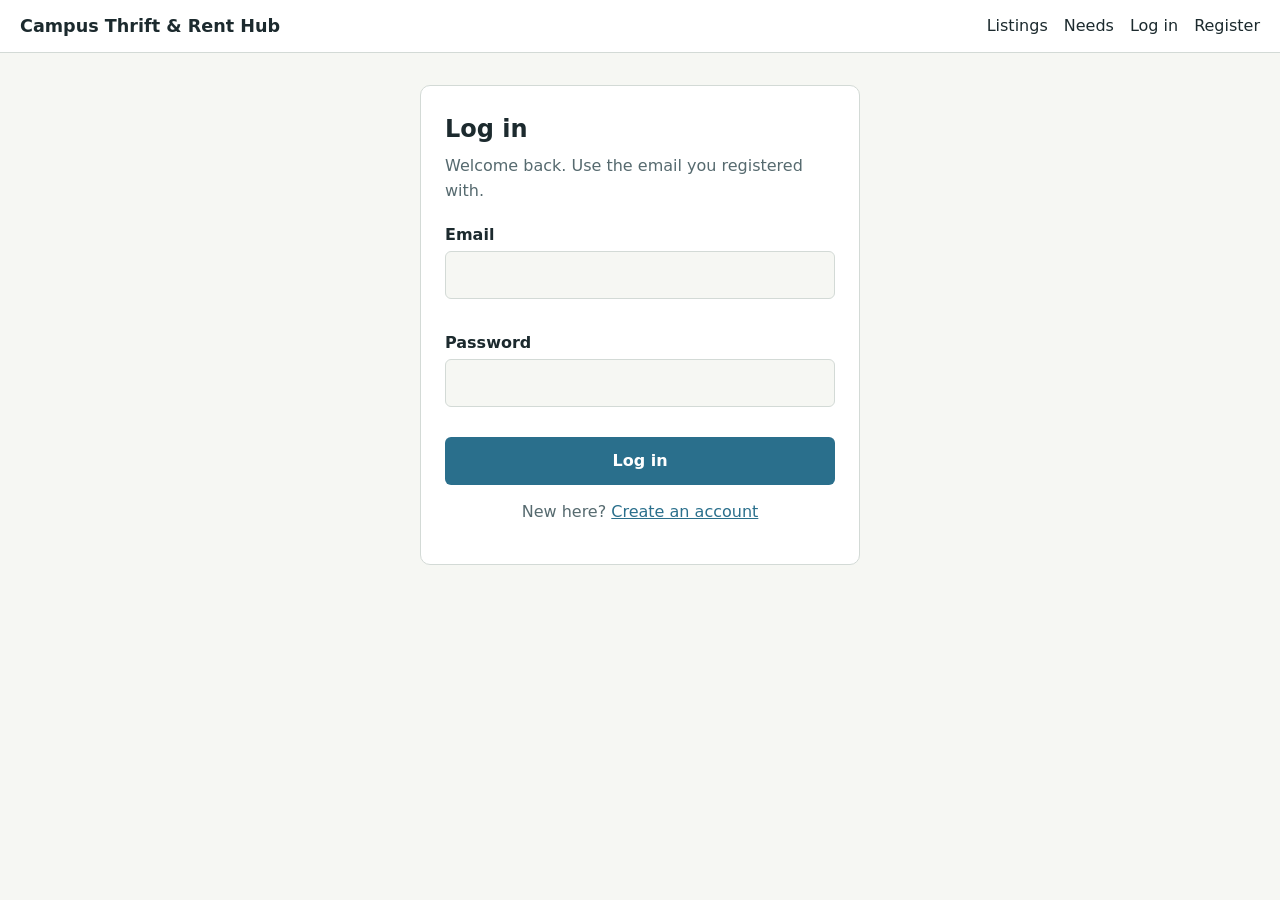
<file: my-requests.html>
<!DOCTYPE html>
<html lang="en">
<head>
<meta charset="utf-8">
<meta name="viewport" content="width=device-width, initial-scale=1">
<title>My requests | Campus Thrift &amp; Rent Hub</title>
<link rel="stylesheet" href="css/style.css">
</head>
<body>
<nav class="nav" id="nav"></nav>
<main class="container" style="max-width:760px">
  <h1 style="margin:0 0 14px">My requests</h1>
  <div class="tabs" role="tablist">
    <button class="tab" role="tab" id="tab-incoming" aria-selected="true">Incoming</button>
    <button class="tab" role="tab" id="tab-outgoing" aria-selected="false">Outgoing</button>
  </div>
  <div id="msg" class="msg" role="alert"></div>
  <div class="rows" id="list"><div class="empty">Loading...</div></div>
</main>
<script src="js/common.js"></script>
<script>
renderNav();
requireLogin();
const STATUS = { pending: "Waiting for an answer", accepted: "Accepted, waiting for confirmation", confirmed: "Confirmed", completed: "Completed", rejected: "Rejected", cancelled: "Cancelled" };
const LABEL = { accept: "Accept", reject: "Reject", confirm: "Confirm deal", complete: "Mark completed", cancel: "Cancel request" };
let box = "incoming", latest = 0;
const list = document.getElementById("list"), msg = document.getElementById("msg");
function terms(r) {
  if (r.startDate) return "Dates: " + esc(r.startDate) + " to " + esc(r.endDate) + (r.offeredPrice ? ", Rs. " + esc(r.offeredPrice) : "");
  return "Price: Rs. " + esc(r.offeredPrice);
}
function card(r) {
  const acts = (r.actions || []).map(a => '<button class="btn small' + (a === "reject" || a === "cancel" ? " danger" : "") + '" data-id="' + esc(r.id) + '" data-act="' + esc(a) + '">' + esc(LABEL[a] || a) + '</button>').join("");
  const deal = (r.status === "confirmed" || r.status === "completed") ? '<a class="btn small" href="deal.html?id=' + encodeURIComponent(r.id) + '">View deal details</a>' : "";
  return '<div class="row-card"><h3>' + esc(r.title) + '</h3>' +
    '<span class="badge ' + esc(r.status) + '">' + esc(STATUS[r.status] || r.status) + '</span> <span class="tag">' + (r.kind === "need" ? "Offer on a need" : "Request on a listing") + '</span>' +
    '<p>' + (box === "incoming" ? "From " : "To ") + esc(r.otherParty && r.otherParty.name) + '. ' + terms(r) + '</p>' +
    (r.message ? '<p>"' + esc(r.message) + '"</p>' : '') + '<div class="btns">' + acts + deal + '</div></div>';
}
async function load() {
  const id = ++latest;
  list.innerHTML = '<div class="empty">Loading...</div>';
  try {
    const rows = await api("/requests?box=" + box);
    if (id !== latest) return;
    list.innerHTML = rows.length ? rows.map(card).join("") : '<div class="empty">Nothing here yet.</div>';
  } catch (err) {
    if (handleExpired(err)) return;
    if (id === latest) list.innerHTML = '<div class="empty">Could not load requests. ' + esc(err.message) + '</div>';
  }
}
function pick(which) {
  box = which;
  document.getElementById("tab-incoming").setAttribute("aria-selected", which === "incoming");
  document.getElementById("tab-outgoing").setAttribute("aria-selected", which === "outgoing");
  msg.className = "msg"; load();
}
document.getElementById("tab-incoming").addEventListener("click", () => pick("incoming"));
document.getElementById("tab-outgoing").addEventListener("click", () => pick("outgoing"));
list.addEventListener("click", async (e) => {
  const b = e.target.closest("button[data-act]");
  if (!b) return;
  b.disabled = true; msg.className = "msg";
  try { await api("/requests/" + encodeURIComponent(b.dataset.id) + "/" + b.dataset.act, "POST"); await load(); }
  catch (err) { if (handleExpired(err)) return; showMessage(msg, err.message, "error"); b.disabled = false; }
});
if (localStorage.getItem("token")) load();
</script>
</body>
</html>
</file>
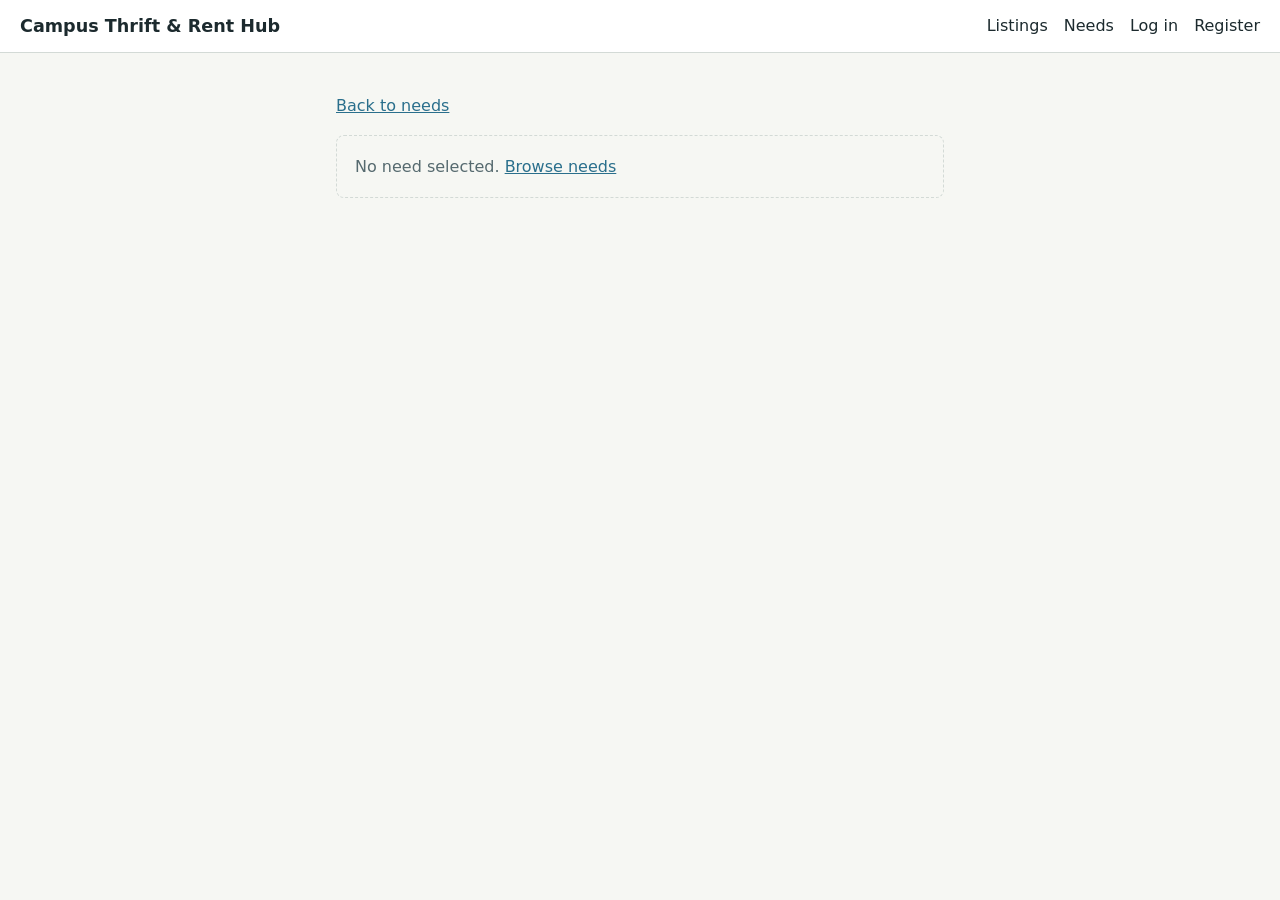
<file: need.html>
<!DOCTYPE html>
<html lang="en">
<head>
<meta charset="utf-8">
<meta name="viewport" content="width=device-width, initial-scale=1">
<title>Need | Campus Thrift &amp; Rent Hub</title>
<link rel="stylesheet" href="css/style.css">
</head>
<body>
<nav class="nav" id="nav"></nav>
<main class="container" style="max-width:640px">
  <p><a href="needs.html">Back to needs</a></p>
  <div id="page"><div class="empty">Loading...</div></div>
</main>
<script src="js/common.js"></script>
<script>
renderNav();
const CAT = {stationery:"Stationery & art",textbooks:"Textbooks & notes",electronics:"Electronics",tools:"Engineering tools",lab:"Lab gear"};
const id = new URLSearchParams(window.location.search).get("id"), page = document.getElementById("page");
function render(n) {
  const rent = n.mode === "rent", p = n.poster || {};
  let action;
  if (n.isOwner) action = '<div class="notice">This is your need. Offers appear under My requests.</div>';
  else if (n.status && n.status !== "open") action = '<div class="notice">This need is closed.</div>';
  else if (!localStorage.getItem("token")) action = '<a class="btn inline" href="login.html">Log in to offer an item</a>';
  else action = '<div class="panel"><h2>I have this</h2><div id="msg" class="msg" role="alert"></div><form id="offer-form" novalidate>' +
    '<div class="field"><label for="price">' + (rent ? "Your rent per day (Rs.)" : "Your price (Rs.)") + '</label><input id="price" type="number" min="1" step="1" inputmode="numeric" value="' + esc(n.budget) + '"><div class="error" id="price-error"></div></div>' +
    '<div class="field"><label for="note">Message (optional)</label><textarea id="note" maxlength="300" placeholder="Describe your item and its condition"></textarea></div>' +
    '<button class="btn" id="go" type="submit">Send offer</button></form></div>';
  page.innerHTML = '<h1 style="margin:0 0 8px">' + esc(n.itemName) + '</h1>' +
    '<span class="tag">' + (rent ? "Wants to rent" : "Wants to buy") + '</span><span class="tag">' + esc(CAT[n.category] || n.category) + '</span>' +
    '<dl class="facts" style="margin:14px 0"><dt>' + (rent ? "Budget per day" : "Budget") + '</dt><dd>Rs. ' + esc(n.budget) + '</dd>' +
    (rent ? '<dt>Needed for</dt><dd>' + esc(n.durationDays) + ' days</dd>' : '') +
    '<dt>Posted by</dt><dd>' + esc(p.name) + (p.hostel ? ", " + esc(p.hostel) : "") + '</dd></dl>' +
    (n.description ? '<p style="white-space:pre-wrap">' + esc(n.description) + '</p>' : '') + action;
  const f = document.getElementById("offer-form");
  if (f) f.addEventListener("submit", (e) => { e.preventDefault(); send(n); });
}
async function send(n) {
  const msg = document.getElementById("msg"); msg.className = "msg";
  const price = Number(document.getElementById("price").value);
  setFieldError("price", price >= 1 ? "" : "Enter an amount of at least Rs. 1.");
  if (!(price >= 1)) return;
  const btn = document.getElementById("go"); btn.disabled = true; btn.textContent = "Sending...";
  try {
    await api("/needs/" + encodeURIComponent(n.id) + "/offers", "POST", { price, message: document.getElementById("note").value.trim() });
    document.getElementById("offer-form").style.display = "none";
    showMessage(msg, "Offer sent. You will see the answer under My requests.", "ok");
    msg.innerHTML += ' <a href="my-requests.html">View my requests</a>';
  } catch (err) {
    if (handleExpired(err)) return;
    if (err.code === "UNVERIFIED") {
      const u = JSON.parse(localStorage.getItem("user") || "{}");
      showMessage(msg, "Verify your email before sending offers.", "error");
      msg.innerHTML += ' <a href="verify.html?email=' + encodeURIComponent(u.email || "") + '">Verify now</a>';
    } else showMessage(msg, err.message, "error");
    btn.disabled = false; btn.textContent = "Send offer";
  }
}
(async () => {
  if (!id) { page.innerHTML = '<div class="empty">No need selected. <a href="needs.html">Browse needs</a></div>'; return; }
  try { render(await api("/needs/" + encodeURIComponent(id))); }
  catch (err) { page.innerHTML = '<div class="empty">' + (err.status === 404 ? "This need was not found." : "Could not load this need. " + esc(err.message)) + '</div>'; }
})();
</script>
</body>
</html>
</file>
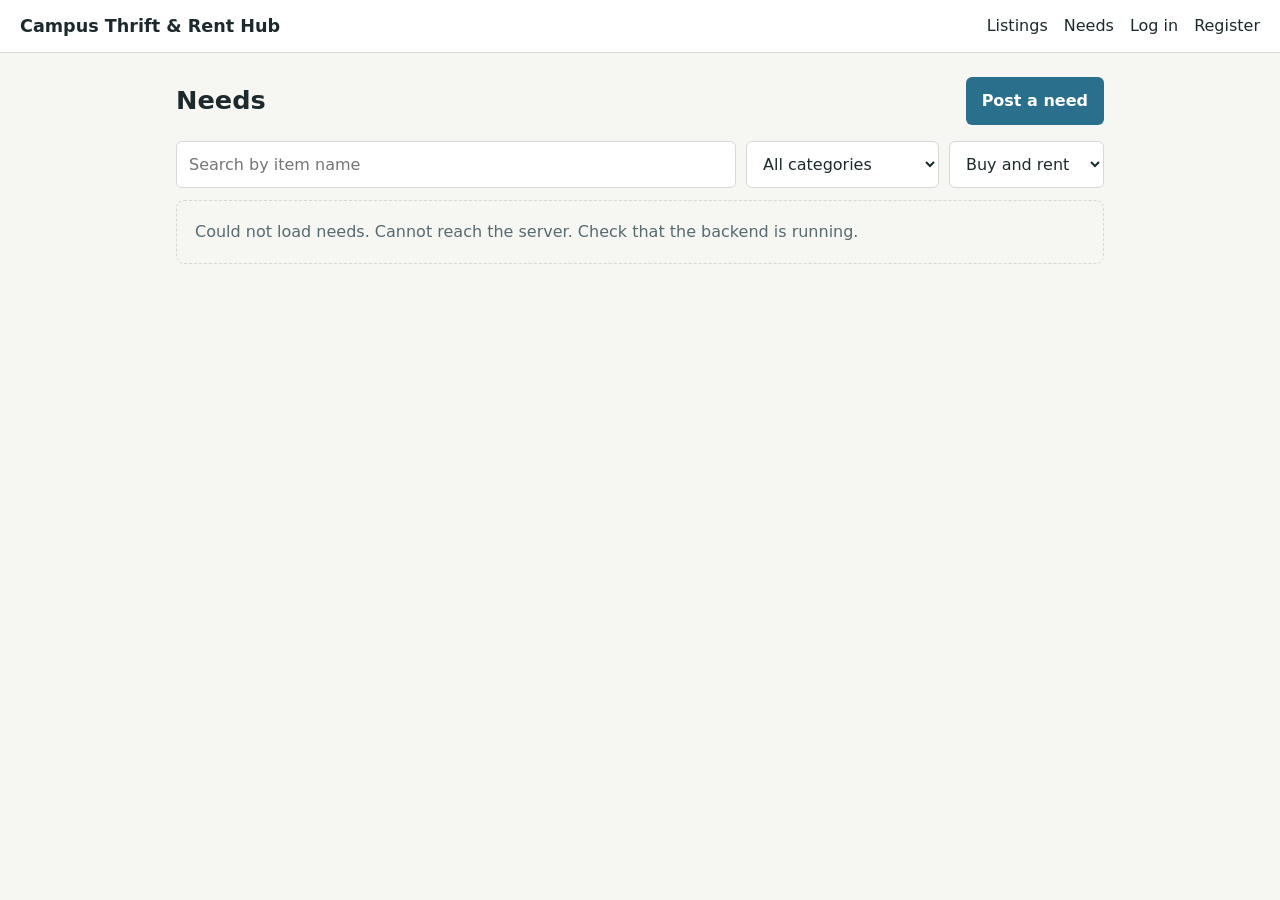
<file: needs.html>
<!DOCTYPE html>
<html lang="en">
<head>
<meta charset="utf-8">
<meta name="viewport" content="width=device-width, initial-scale=1">
<title>Needs | Campus Thrift &amp; Rent Hub</title>
<link rel="stylesheet" href="css/style.css">
</head>
<body>
<nav class="nav" id="nav"></nav>
<main class="container">
  <div class="page-head"><h1>Needs</h1><a class="btn inline" id="post-btn" href="create-need.html">Post a need</a></div>
  <div class="filters">
    <input id="search" type="search" placeholder="Search by item name" aria-label="Search needs">
    <select id="category" aria-label="Category">
      <option value="">All categories</option><option value="stationery">Stationery &amp; art</option>
      <option value="textbooks">Textbooks &amp; notes</option><option value="electronics">Electronics</option>
      <option value="tools">Engineering tools</option><option value="lab">Lab gear</option>
    </select>
    <select id="mode" aria-label="Buy or rent"><option value="">Buy and rent</option><option value="buy">Wants to buy</option><option value="rent">Wants to rent</option></select>
  </div>
  <p class="count" id="count" aria-live="polite"></p>
  <div class="cards" id="results"><div class="empty">Loading needs...</div></div>
</main>
<script src="js/common.js"></script>
<script>
renderNav();
if (!localStorage.getItem("token")) document.getElementById("post-btn").href = "login.html";
const CAT = {stationery:"Stationery & art",textbooks:"Textbooks & notes",electronics:"Electronics",tools:"Engineering tools",lab:"Lab gear"};
const results = document.getElementById("results"), count = document.getElementById("count");
const searchBox = document.getElementById("search"), categoryBox = document.getElementById("category"), modeBox = document.getElementById("mode");
let latest = 0;
function card(n) {
  return '<a class="item" href="need.html?id=' + encodeURIComponent(n.id) + '"><div class="body"><h3>' + esc(n.itemName) + '</h3>' +
    '<span class="tag">' + (n.mode === "rent" ? "Wants to rent" : "Wants to buy") + '</span><span class="tag">' + esc(CAT[n.category] || n.category) + '</span>' +
    '<div class="price">Budget: Rs. ' + esc(n.budget) + '</div></div></a>';
}
async function load() {
  const id = ++latest, p = new URLSearchParams();
  if (searchBox.value.trim()) p.set("search", searchBox.value.trim());
  if (categoryBox.value) p.set("category", categoryBox.value);
  if (modeBox.value) p.set("mode", modeBox.value);
  results.innerHTML = '<div class="empty">Loading needs...</div>';
  try {
    const list = await api("/needs?" + p);
    if (id !== latest) return;
    count.textContent = list.length + (list.length === 1 ? " need found" : " needs found");
    results.innerHTML = list.length ? list.map(card).join("") : '<div class="empty">No needs match. Try a different search.</div>';
  } catch (err) {
    if (id !== latest) return;
    count.textContent = "";
    results.innerHTML = '<div class="empty">Could not load needs. ' + esc(err.message) + '</div>';
  }
}
let t; searchBox.addEventListener("input", () => { clearTimeout(t); t = setTimeout(load, 400); });
categoryBox.addEventListener("change", load); modeBox.addEventListener("change", load);
load();
</script>
</body>
</html>
</file>
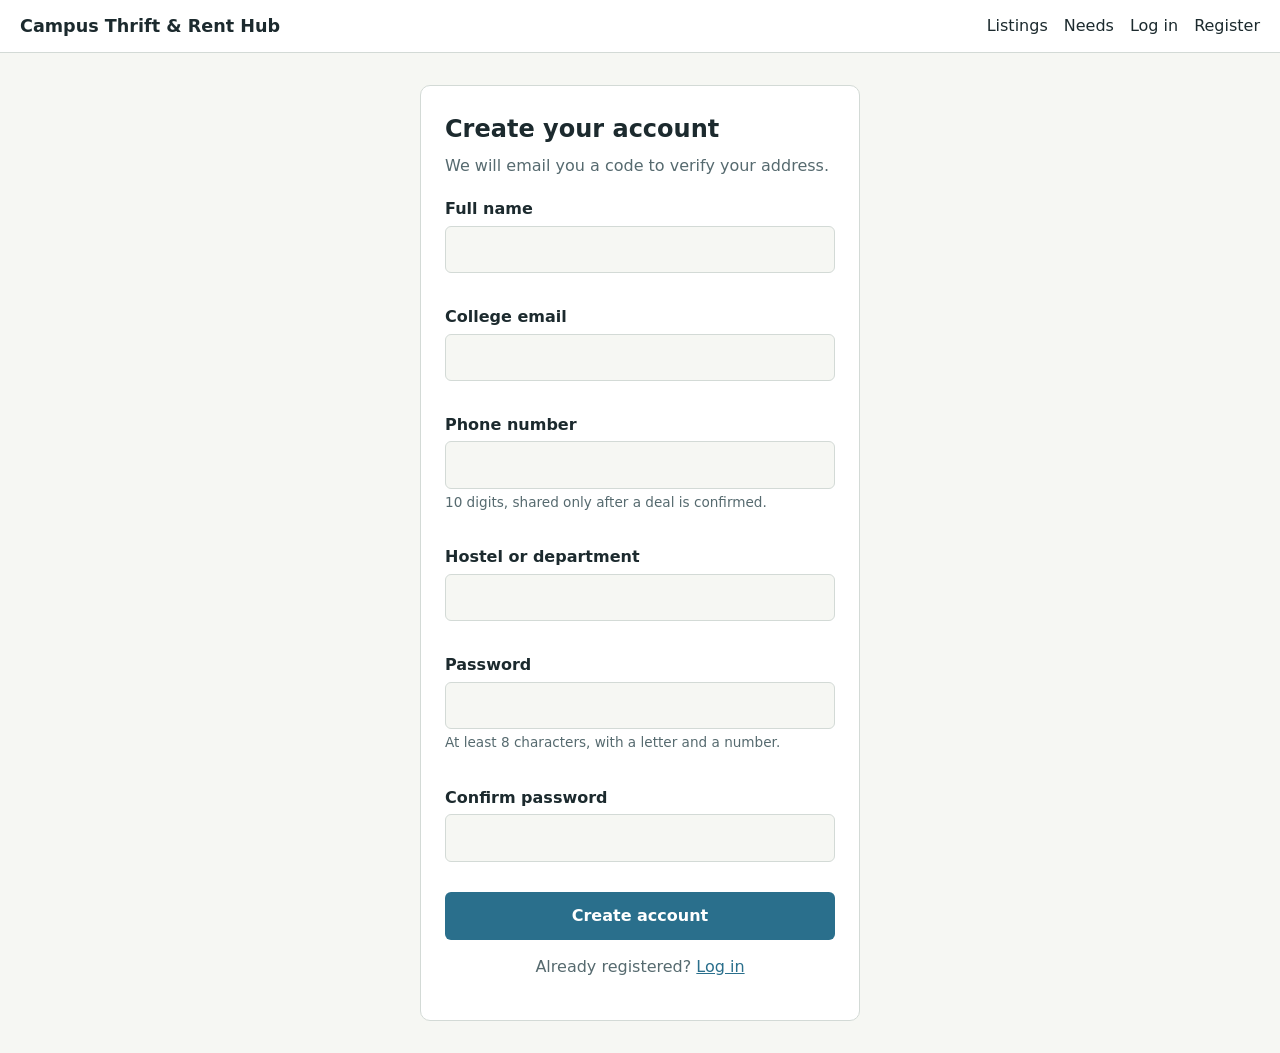
<file: register.html>
<!DOCTYPE html>
<html lang="en">
<head>
<meta charset="utf-8">
<meta name="viewport" content="width=device-width, initial-scale=1">
<title>Register | Campus Thrift &amp; Rent Hub</title>
<link rel="stylesheet" href="css/style.css">
</head>
<body>
<nav class="nav" id="nav"></nav>

<main class="form-card">
  <h1>Create your account</h1>
  <p class="sub">We will email you a code to verify your address.</p>

  <div id="message" class="msg" role="alert"></div>

  <form id="register-form" novalidate>
    <div class="field">
      <label for="name">Full name</label>
      <input id="name" type="text" autocomplete="name" required>
      <div class="error" id="name-error"></div>
    </div>
    <div class="field">
      <label for="email">College email</label>
      <input id="email" type="email" autocomplete="email" required>
      <div class="error" id="email-error"></div>
    </div>
    <div class="field">
      <label for="phone">Phone number</label>
      <input id="phone" type="tel" autocomplete="tel" inputmode="numeric" required>
      <div class="hint">10 digits, shared only after a deal is confirmed.</div>
      <div class="error" id="phone-error"></div>
    </div>
    <div class="field">
      <label for="hostel">Hostel or department</label>
      <input id="hostel" type="text" required>
      <div class="error" id="hostel-error"></div>
    </div>
    <div class="field">
      <label for="password">Password</label>
      <input id="password" type="password" autocomplete="new-password" required>
      <div class="hint">At least 8 characters, with a letter and a number.</div>
      <div class="error" id="password-error"></div>
    </div>
    <div class="field">
      <label for="confirm">Confirm password</label>
      <input id="confirm" type="password" autocomplete="new-password" required>
      <div class="error" id="confirm-error"></div>
    </div>
    <button class="btn" id="submit" type="submit">Create account</button>
  </form>

  <p class="foot">Already registered? <a href="login.html">Log in</a></p>
</main>

<script src="js/common.js"></script>
<script>
renderNav();

// If you choose "college domain only", put your domain here, e.g. "yourcollege.edu".
// Leave it empty to allow any email.
const ALLOWED_DOMAIN = "";

const form = document.getElementById("register-form");
const message = document.getElementById("message");
const fields = ["name", "email", "phone", "hostel", "password", "confirm"];

function validate(v) {
  const errors = {};
  if (v.name.length < 2) errors.name = "Enter your full name.";
  if (!/^[^\s@]+@[^\s@]+\.[^\s@]+$/.test(v.email)) {
    errors.email = "Enter a valid email address.";
  } else if (ALLOWED_DOMAIN && !v.email.toLowerCase().endsWith("@" + ALLOWED_DOMAIN)) {
    errors.email = "Use your college email ending in @" + ALLOWED_DOMAIN + ".";
  }
  if (!/^\d{10}$/.test(v.phone)) errors.phone = "Enter a 10-digit phone number.";
  if (v.hostel.length < 2) errors.hostel = "Enter your hostel or department.";
  if (v.password.length < 8 || !/[A-Za-z]/.test(v.password) || !/\d/.test(v.password)) {
    errors.password = "Use at least 8 characters with a letter and a number.";
  }
  if (v.confirm !== v.password) errors.confirm = "Passwords do not match.";
  return errors;
}

form.addEventListener("submit", async (e) => {
  e.preventDefault();
  message.className = "msg";

  const values = {};
  fields.forEach((f) => (values[f] = document.getElementById(f).value.trim()));
  // Passwords should not be trimmed.
  values.password = document.getElementById("password").value;
  values.confirm = document.getElementById("confirm").value;

  const errors = validate(values);
  fields.forEach((f) => setFieldError(f, errors[f] || ""));
  if (Object.keys(errors).length) return;

  const btn = document.getElementById("submit");
  btn.disabled = true;
  btn.textContent = "Creating account...";
  try {
    await api("/auth/register", "POST", {
      name: values.name,
      email: values.email,
      phone: values.phone,
      hostel: values.hostel,
      password: values.password,
    });
    // Backend creates the account as unverified and emails the OTP.
    window.location.href = "verify.html?email=" + encodeURIComponent(values.email);
  } catch (err) {
    showMessage(message, err.message, "error");
    btn.disabled = false;
    btn.textContent = "Create account";
  }
});
</script>
</body>
</html>
</file>
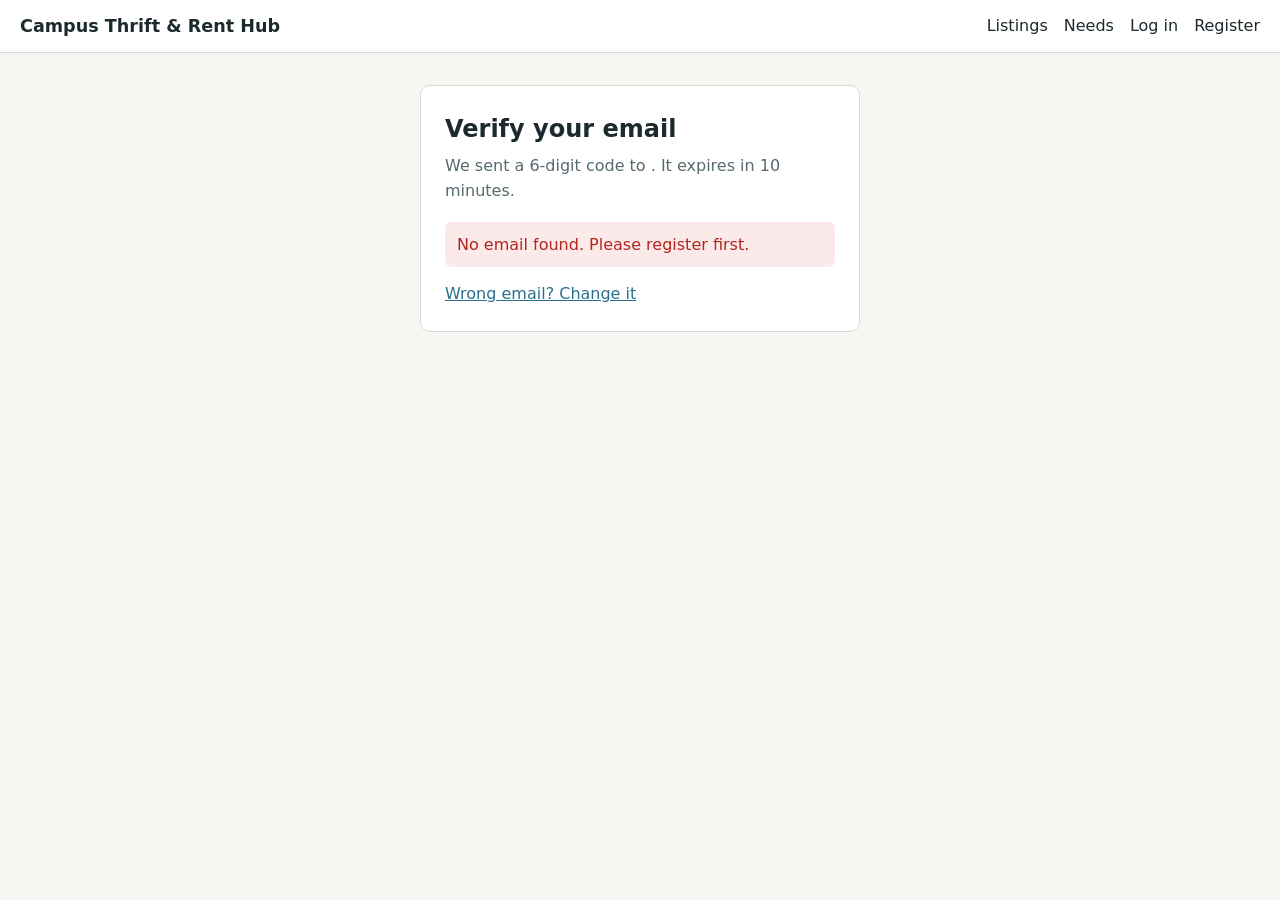
<file: verify.html>
<!DOCTYPE html>
<html lang="en">
<head>
<meta charset="utf-8">
<meta name="viewport" content="width=device-width, initial-scale=1">
<title>Verify your email | Campus Thrift &amp; Rent Hub</title>
<link rel="stylesheet" href="css/style.css">
<style>
  #otp{font-size:1.6rem;letter-spacing:.5em;text-align:center}
  .link-btn{background:none;border:0;padding:0;font:inherit;color:var(--acc);text-decoration:underline;cursor:pointer}
  .link-btn:disabled{color:var(--mute);text-decoration:none;cursor:not-allowed}
  .row{display:flex;justify-content:space-between;gap:12px;margin-top:14px;flex-wrap:wrap}
</style>
</head>
<body>
<nav class="nav" id="nav"></nav>

<main class="form-card">
  <h1>Verify your email</h1>
  <p class="sub">We sent a 6-digit code to <strong id="email-text"></strong>. It expires in 10 minutes.</p>

  <div id="message" class="msg" role="alert"></div>

  <form id="verify-form" novalidate>
    <div class="field">
      <label for="otp">Verification code</label>
      <input id="otp" type="text" inputmode="numeric" autocomplete="one-time-code" maxlength="6" placeholder="------">
      <div class="error" id="otp-error"></div>
    </div>
    <button class="btn" id="submit" type="submit">Verify email</button>
  </form>

  <div class="row">
    <button class="link-btn" id="resend" type="button" disabled>Resend code</button>
    <a href="register.html">Wrong email? Change it</a>
  </div>
</main>

<script src="js/common.js"></script>
<script>
renderNav();

const email = new URLSearchParams(window.location.search).get("email");
const message = document.getElementById("message");
const form = document.getElementById("verify-form");
const resendBtn = document.getElementById("resend");
const otpInput = document.getElementById("otp");

// Opened without an email (for example typed in directly): send them back.
if (!email) {
  showMessage(message, "No email found. Please register first.", "error");
  form.style.display = "none";
  resendBtn.style.display = "none";
} else {
  document.getElementById("email-text").textContent = email;
}

// Only allow digits in the code box.
otpInput.addEventListener("input", () => {
  otpInput.value = otpInput.value.replace(/\D/g, "");
});

// 60-second wait before the code can be sent again.
let timer = null;
function startCooldown(seconds) {
  let left = seconds;
  resendBtn.disabled = true;
  clearInterval(timer);
  timer = setInterval(() => {
    left--;
    if (left <= 0) {
      clearInterval(timer);
      resendBtn.disabled = false;
      resendBtn.textContent = "Resend code";
    } else {
      resendBtn.textContent = "Resend code in " + left + "s";
    }
  }, 1000);
  resendBtn.textContent = "Resend code in " + left + "s";
}
if (email) startCooldown(60); // a code was just sent during registration

resendBtn.addEventListener("click", async () => {
  message.className = "msg";
  resendBtn.disabled = true;
  try {
    await api("/auth/send-otp", "POST", { email });
    showMessage(message, "A new code has been sent.", "ok");
    startCooldown(60);
  } catch (err) {
    showMessage(message, err.message, "error");
    resendBtn.disabled = false;
  }
});

form.addEventListener("submit", async (e) => {
  e.preventDefault();
  message.className = "msg";
  const otp = otpInput.value.trim();

  if (!/^\d{6}$/.test(otp)) {
    setFieldError("otp", "Enter the 6-digit code.");
    return;
  }
  setFieldError("otp", "");

  const btn = document.getElementById("submit");
  btn.disabled = true;
  btn.textContent = "Verifying...";
  try {
    await api("/auth/verify-otp", "POST", { email, otp });
    showMessage(message, "Email verified. Taking you to log in...", "ok");
    setTimeout(() => (window.location.href = "login.html?verified=1"), 1200);
  } catch (err) {
    // Wrong code, expired code, or too many attempts: the server explains which.
    showMessage(message, err.message, "error");
    btn.disabled = false;
    btn.textContent = "Verify email";
  }
});
</script>
</body>
</html>
</file>
<file: css/style.css>
:root{--bg:#f6f7f3;--ink:#1c2a2e;--mute:#566a6f;--line:#d3dad6;--card:#fff;--acc:#2a6f8c;--acc-ink:#fff;--soft:#e1ece8;--err:#b3261e;--ok:#2e7d4f}
*,*::before,*::after{box-sizing:border-box}
body{margin:0;background:var(--bg);color:var(--ink);font:16px/1.6 "Segoe UI",system-ui,Arial,sans-serif}
a{color:var(--acc)}
.nav{display:flex;align-items:center;justify-content:space-between;padding:12px 20px;background:var(--card);border-bottom:1px solid var(--line)}
.nav .brand{font-weight:700;font-size:1.1rem;color:var(--ink);text-decoration:none}
.nav .links{display:flex;gap:16px;align-items:center}
.nav .links a{text-decoration:none;color:var(--ink)}
.container{max-width:960px;margin:0 auto;padding:24px 16px}
.form-card{max-width:440px;margin:32px auto;background:var(--card);border:1px solid var(--line);border-radius:10px;padding:24px}
.form-card h1{margin:0 0 4px;font-size:1.5rem}
.form-card .sub{color:var(--mute);margin:0 0 18px}
.field{margin-bottom:14px}
.field label{display:block;font-weight:600;margin-bottom:4px}
.field input,.field select{width:100%;padding:10px 12px;font:inherit;color:var(--ink);background:var(--bg);border:1px solid var(--line);border-radius:6px}
.field input:focus,.field select:focus,.btn:focus-visible{outline:2px solid var(--acc);outline-offset:1px}
.field .hint{font-size:.85rem;color:var(--mute);margin-top:3px}
.field .error{font-size:.85rem;color:var(--err);margin-top:3px;min-height:1em}
.btn{display:inline-block;width:100%;padding:11px 16px;font:inherit;font-weight:600;color:var(--acc-ink);background:var(--acc);border:0;border-radius:6px;cursor:pointer}
.btn:disabled{opacity:.6;cursor:not-allowed}
.msg{padding:10px 12px;border-radius:6px;margin-bottom:14px;display:none}
.msg.show{display:block}
.msg.error{background:#fbeae9;color:var(--err)}
.msg.ok{background:#e4f3ea;color:var(--ok)}
.foot{text-align:center;margin-top:14px;color:var(--mute)}
@media (prefers-color-scheme:dark){:root{--bg:#13191b;--ink:#e4ebe8;--mute:#9bb0b2;--line:#2b3a3d;--card:#1a2427;--acc:#6bb5d2;--acc-ink:#0f1a1d;--soft:#1f3033;--err:#f2a29c;--ok:#7fd1a0}.msg.error{background:#3a1f1d}.msg.ok{background:#1b3326}}

/* ---- Shared: listing cards, tags, filter bar (used by Home, Listings, Needs) ---- */
.btn.alt{background:transparent;color:var(--acc);border:1px solid var(--acc)}
.btn.inline{width:auto;text-decoration:none;display:inline-block}
.cards{display:grid;grid-template-columns:repeat(auto-fill,minmax(210px,1fr));gap:14px}
.item{background:var(--card);border:1px solid var(--line);border-radius:8px;overflow:hidden;text-decoration:none;color:inherit;display:block}
.item:hover{border-color:var(--acc)}
.item .pic{height:130px;background:var(--soft);display:flex;align-items:center;justify-content:center;color:var(--mute);font-size:.9rem}
.item .pic img{width:100%;height:100%;object-fit:cover}
.item .body{padding:12px}
.item h3{margin:0 0 4px;font-size:1rem}
.tag{display:inline-block;font-size:.8rem;background:var(--soft);padding:1px 8px;border-radius:10px;margin-right:6px}
.price{font-weight:700;margin-top:6px}
.empty{color:var(--mute);padding:18px;border:1px dashed var(--line);border-radius:8px;grid-column:1/-1}
.page-head{display:flex;justify-content:space-between;align-items:center;gap:12px;flex-wrap:wrap;margin-bottom:16px}
.page-head h1{margin:0;font-size:1.6rem}
.filters{display:flex;gap:10px;flex-wrap:wrap;margin-bottom:12px}
.filters input,.filters select{padding:10px 12px;font:inherit;color:var(--ink);background:var(--card);border:1px solid var(--line);border-radius:6px}
.filters input{flex:1 1 220px}
.filters input:focus,.filters select:focus{outline:2px solid var(--acc);outline-offset:1px}
.count{color:var(--mute);margin:0 0 12px;font-size:.95rem}

/* ---- Needs, requests, deal, dashboard ---- */
.field textarea{width:100%;padding:10px 12px;font:inherit;color:var(--ink);background:var(--bg);border:1px solid var(--line);border-radius:6px;min-height:80px;resize:vertical}
.field textarea:focus{outline:2px solid var(--acc);outline-offset:1px}
.tabs{display:flex;gap:8px;margin-bottom:16px}
.tab{padding:8px 16px;font:inherit;font-weight:600;color:var(--ink);background:var(--card);border:1px solid var(--line);border-radius:20px;cursor:pointer}
.tab[aria-selected="true"]{background:var(--acc);color:var(--acc-ink);border-color:var(--acc)}
.rows{display:grid;gap:12px}
.row-card{background:var(--card);border:1px solid var(--line);border-radius:8px;padding:14px 16px}
.row-card h3{margin:0 0 4px;font-size:1.05rem}
.row-card p{margin:4px 0;color:var(--mute)}
.badge{display:inline-block;font-size:.8rem;font-weight:600;padding:2px 10px;border-radius:10px;background:var(--soft)}
.badge.pending{background:#fdf0d5;color:#7a5200}.badge.accepted{background:#dcecf4;color:#14506b}
.badge.confirmed,.badge.completed{background:#e4f3ea;color:var(--ok)}.badge.rejected,.badge.cancelled{background:#fbeae9;color:var(--err)}
.btns{display:flex;gap:8px;flex-wrap:wrap;margin-top:10px}
.btn.small{width:auto;padding:7px 14px;font-size:.95rem;text-decoration:none;display:inline-block}
.btn.danger{background:transparent;color:var(--err);border:1px solid var(--err)}
.panel{background:var(--card);border:1px solid var(--line);border-radius:10px;padding:18px;margin-bottom:16px}
.panel h2{margin:0 0 10px;font-size:1.15rem}
.facts{display:grid;grid-template-columns:auto 1fr;gap:6px 14px;margin:0}
.facts dt{color:var(--mute)}.facts dd{margin:0}
.notice{padding:12px;border-radius:6px;background:var(--soft)}
.two{display:grid;grid-template-columns:1fr 1fr;gap:12px}
@media (max-width:480px){.two{grid-template-columns:1fr}}
.choice{display:flex;gap:18px}.choice label{font-weight:400;display:flex;gap:6px;align-items:center;margin:0}.choice input{width:auto}
@media (prefers-color-scheme:dark){.badge.pending{background:#3d3012;color:#f0cf85}.badge.accepted{background:#16303b;color:#8ac8e3}.badge.confirmed,.badge.completed{background:#1b3326}.badge.rejected,.badge.cancelled{background:#3a1f1d}}
</file>
